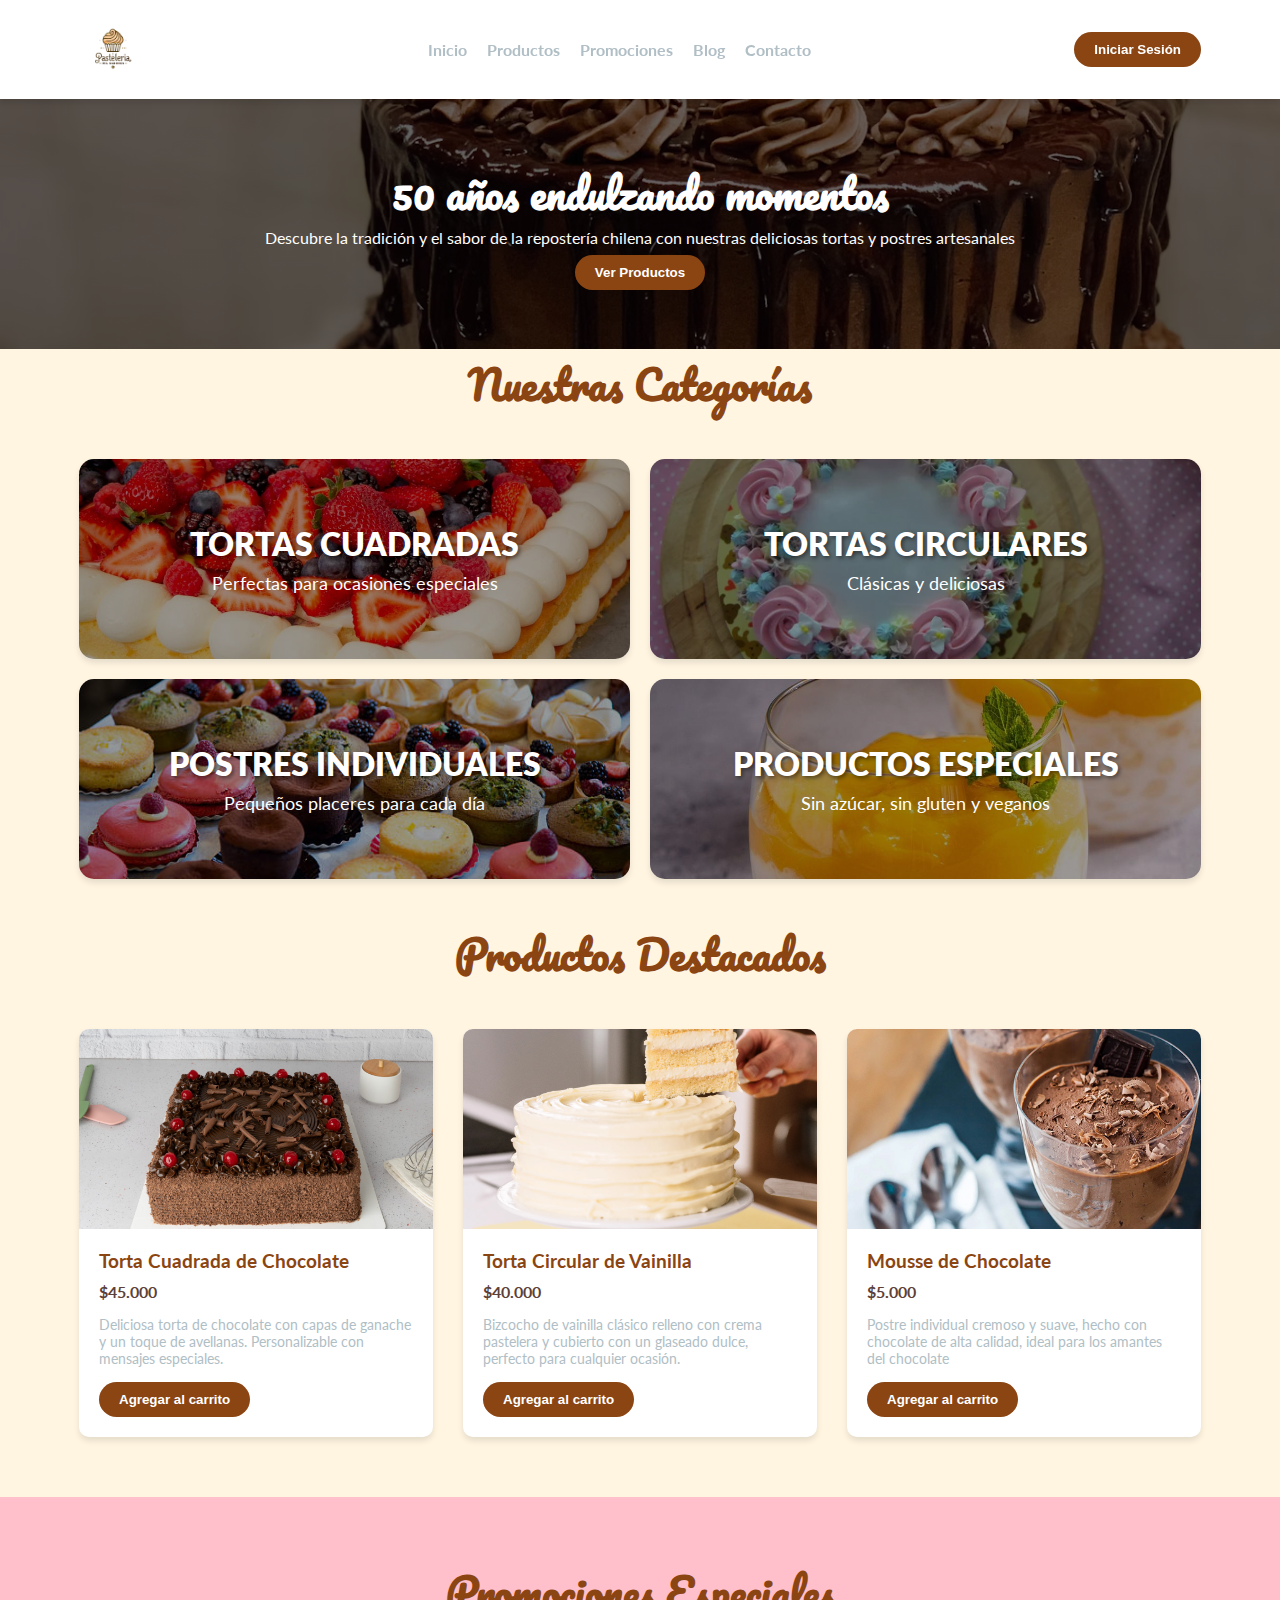
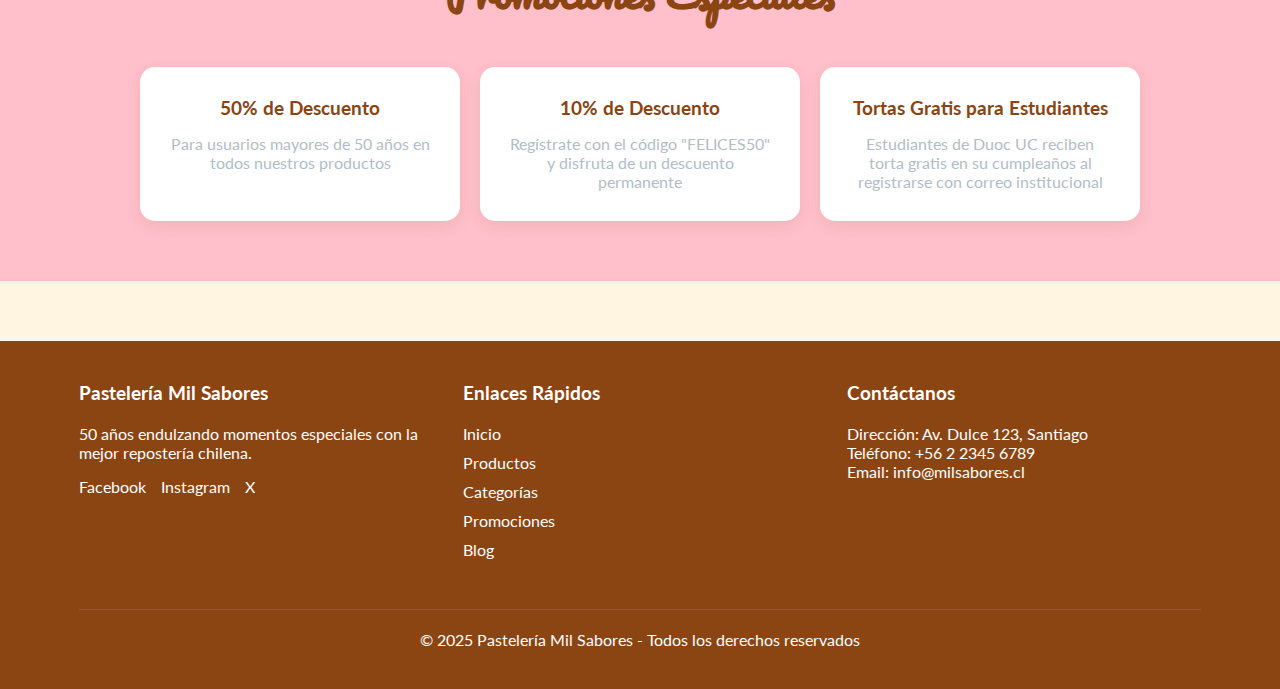
<file: Mil Sabores/index.html>
<!DOCTYPE html>
<html lang="es">
<head>
    <meta charset="UTF-8">
    <meta name="viewport" content="width=device-width, initial-scale=1.0">
    <link rel="stylesheet" href="style.css">
    <title>Mil Sabores</title>
</head>
<body>
    <header>
        <div class="container">
            <div class="header-content">
                <div class="logo">
                    <img src="imagenes/logo.png" alt="Logo Pasteleria Mil Sabores">
                </div>
                <nav>
                    <a href="#">Inicio</a>
                    <a href="#">Productos</a>
                    <a href="#">Promociones</a>
                    <a href="#">Blog</a>
                    <a href="#">Contacto</a>
                </nav>
                <div class="btn-sesion">
                    <button>Iniciar Sesión</button>
                </div>
            </div>
        </div>
    </header>
    <section class="banner">
        <div class="banner-content">
            <h1>50 años endulzando momentos</h1>
            <p>Descubre la tradición y el sabor de la repostería chilena con nuestras deliciosas tortas y postres artesanales</p>
            <div class="btn-productos">
                <button>Ver Productos</button>
            </div>
        </div>
    </section>
    <section class="container">
        <h2 class="titulo-seccion">Nuestras Categorías</h2>
        <div class="categorias-grid">
            <div class="categoria-card tortas-cuadradas">
                <h3>TORTAS CUADRADAS</h3>
                <p>Perfectas para ocasiones especiales</p>
            </div>
            <div class="categoria-card tortas-circulares">
                <h3>TORTAS CIRCULARES</h3>
                <p>Clásicas y deliciosas</p>
            </div>
            <div class="categoria-card postres">
                <h3>POSTRES INDIVIDUALES</h3>
                <p>Pequeños placeres para cada día</p>
            </div>
            <div class="categoria-card especial">
                <h3>PRODUCTOS ESPECIALES</h3>
                <p>Sin azúcar, sin gluten y veganos</p>
            </div>
        </div>
    </section>
    <section class="container">
        <h2 class="titulo-seccion">Productos Destacados</h2>
        <div class="productos-grid">
            <div class="producto-card">
                <div class="producto-img" style="background-image: url(imagenes/torta\ chocolate.webp);"></div>
                <div class="info">
                    <h3 class="titulo-producto">Torta Cuadrada de Chocolate</h3>
                    <p class="precio">$45.000</p>
                    <p class="descripcion">Deliciosa torta de chocolate con capas de ganache y un toque de avellanas. Personalizable con mensajes especiales.</p>
                    <button class="carrito">Agregar al carrito</button>
                </div>
            </div>
            <div class="producto-card">
                <div class="producto-img" style="background-image: url(imagenes/torta\ vainilla.webp);"></div>
                <div class="info">
                    <h3 class="titulo-producto">Torta Circular de Vainilla</h3>
                    <p class="precio">$40.000</p>
                    <p class="descripcion">Bizcocho de vainilla clásico relleno con crema pastelera y cubierto con un glaseado dulce, perfecto para cualquier ocasión.</p>
                    <button class="carrito">Agregar al carrito</button>
                </div>
            </div>
            <div class="producto-card">
                <div class="producto-img" style="background-image: url(imagenes/mousse.jpg);"></div>
                <div class="info">
                    <h3 class="titulo-producto">Mousse de Chocolate</h3>
                    <p class="precio">$5.000</p>
                    <p class="descripcion">Postre individual cremoso y suave, hecho con chocolate de alta calidad, ideal para los amantes del chocolate </p>
                    <button class="carrito">Agregar al carrito</button>
                </div>
            </div>
        </div>
    </section>
    <section class="promociones">
        <section class="container">
            <h2 class="titulo-seccion">Promociones Especiales</h2>
            <div class="promociones-cards">
                <div class="promocion-card">
                    <h3>50% de Descuento</h3>
                    <p>Para usuarios mayores de 50 años en todos nuestros productos</p>
                </div>
                <div class="promocion-card">
                    <h3>10% de Descuento</h3>
                    <p>Regístrate con el código "FELICES50" y disfruta de un descuento permanente</p>
                </div>
                <div class="promocion-card">
                    <h3>Tortas Gratis para Estudiantes</h3>
                    <p>Estudiantes de Duoc UC reciben torta gratis en su cumpleaños al registrarse con correo institucional</p>
                </div>
            </div>
        </section>
    </section>
    <footer>
        <div class="container">
            <div class="footer-content">
                <div class="footer-section">
                    <h3>Pastelería Mil Sabores</h3>
                    <p>50 años endulzando momentos especiales con la mejor repostería chilena.</p>
                    <div class="social-icons">
                        <a href="#">Facebook</a>
                        <a href="#">Instagram</a>
                        <a href="#">X</a>
                    </div>
                </div>
                <div class="footer-section">
                    <h3>Enlaces Rápidos</h3>
                    <ul>
                        <li><a href="#">Inicio</a></li>
                        <li><a href="#">Productos</a></li>
                        <li><a href="#">Categorías</a></li>
                        <li><a href="#">Promociones</a></li>
                        <li><a href="#">Blog</a></li>
                    </ul>
                </div>
                <div class="footer-section">
                    <h3>Contáctanos</h3>
                    <p>Dirección: Av. Dulce 123, Santiago</p>
                    <p>Teléfono: +56 2 2345 6789</p>
                    <p>Email: info@milsabores.cl</p>
                </div>
            </div>
            <div class="copyright">
                <p>&copy; 2025 Pastelería Mil Sabores - Todos los derechos reservados</p>
            </div>
        </div>
    </footer>
</body>
</html>
</file>
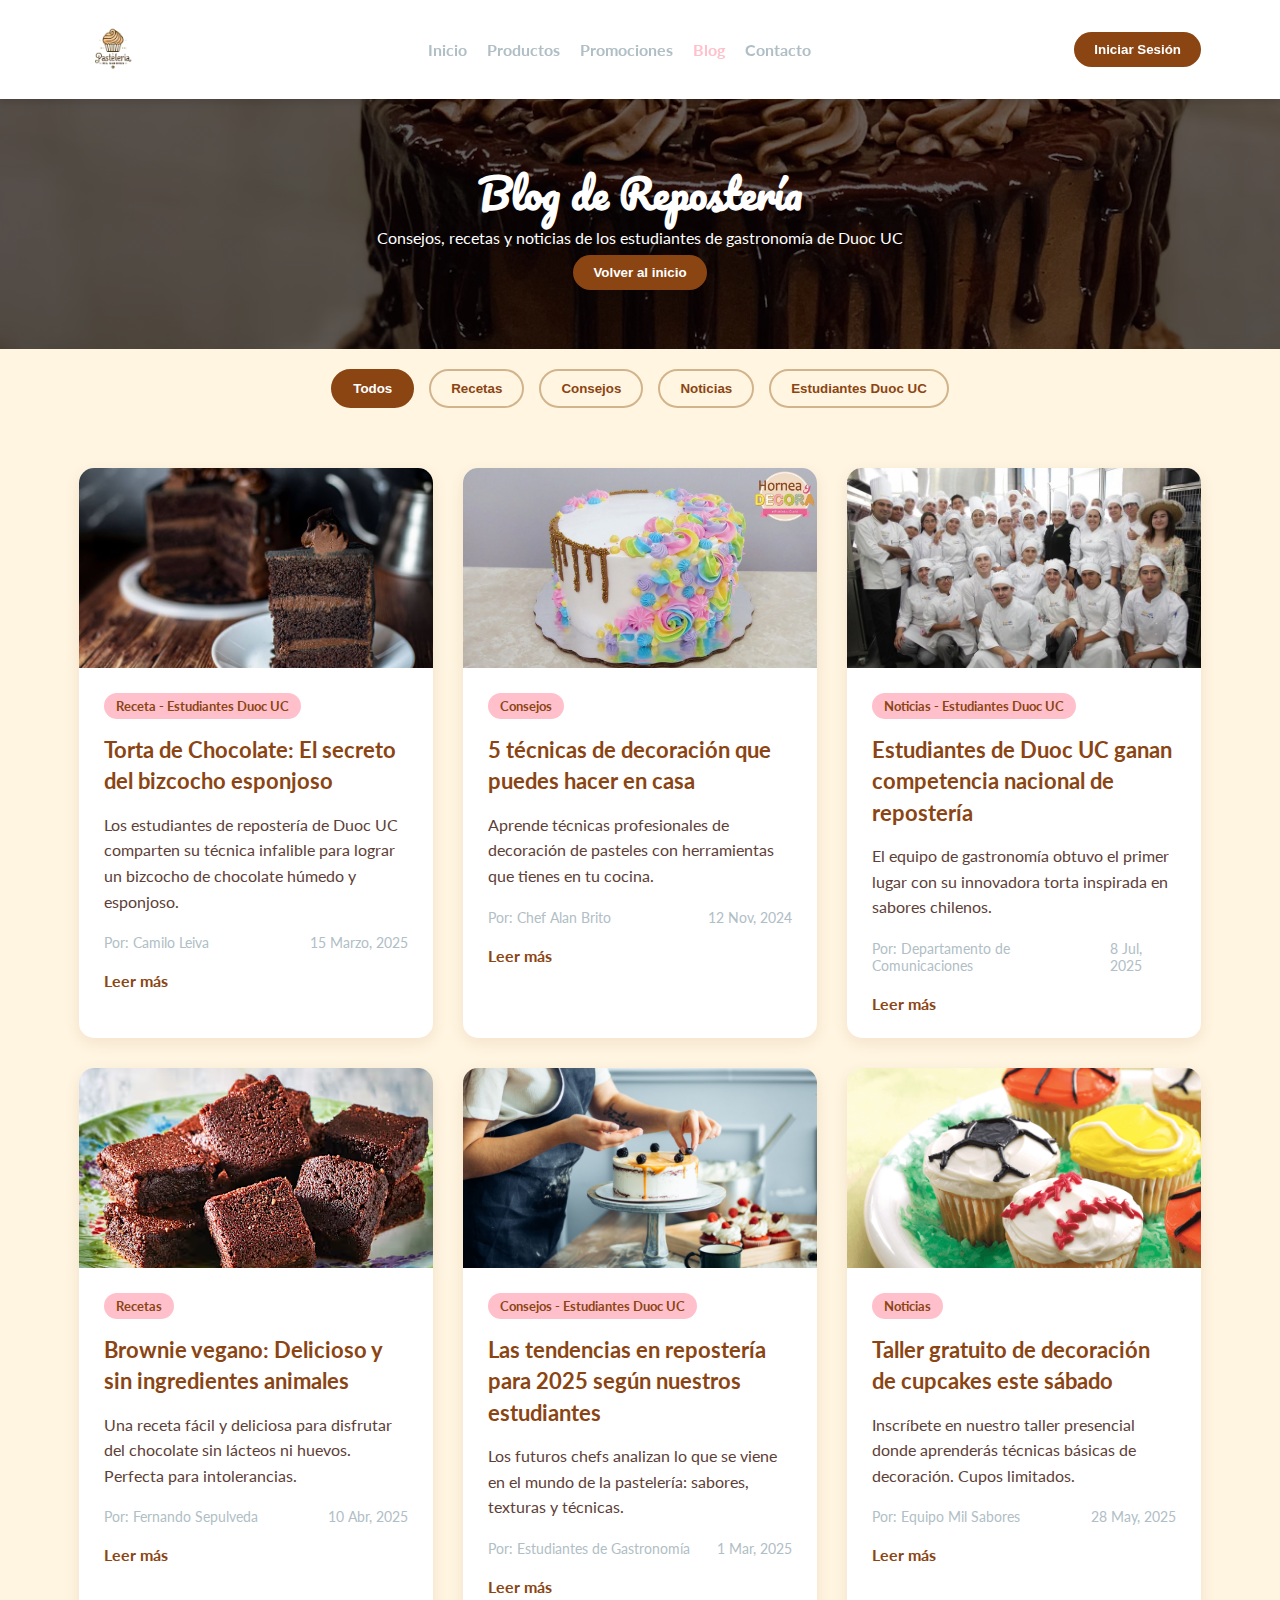
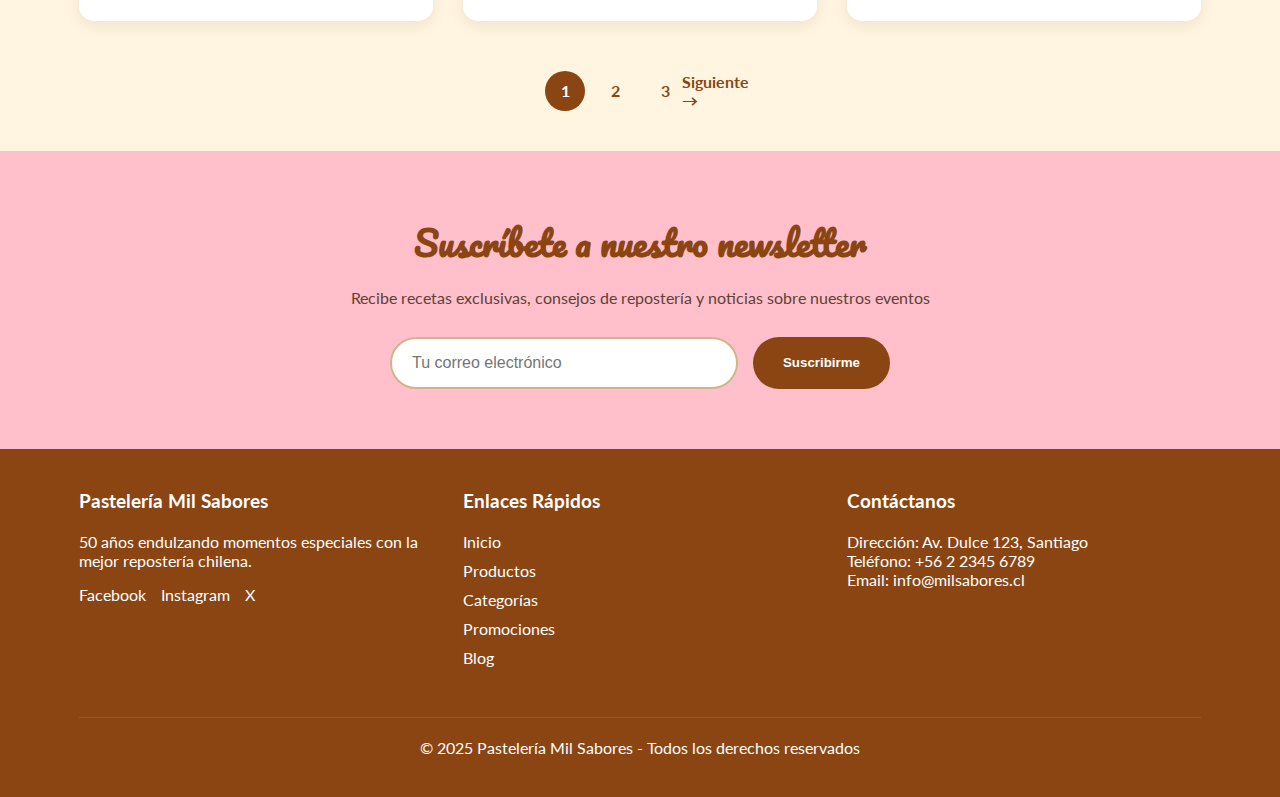
<file: Mil Sabores/blog.html>
<!DOCTYPE html>
<html lang="es">
<head>
    <meta charset="UTF-8">
    <meta name="viewport" content="width=device-width, initial-scale=1.0">
    <link rel="stylesheet" href="style.css">
    <title>Blog - Pastelería Mil Sabores</title>
</head>
<body>
    <header>
        <div class="container">
            <div class="header-content">
                <div class="logo">
                    <img src="imagenes/logo.png" alt="Logo Pasteleria Mil Sabores">
                </div>
                <nav>
                    <a href="index.html">Inicio</a>
                    <a href="productos.html">Productos</a>
                    <a href="promociones.html">Promociones</a>
                    <a href="blog.html" class="active">Blog</a>
                    <a href="contacto.html">Contacto</a>
                </nav>
                <div class="btn-sesion">
                    <a href="inicio_sesion.html">
                    <button>Iniciar Sesión</button>
                    </a>
                </div>
            </div>
        </div>
    </header>

    <section class="banner">
        <div class="banner-content">
            <h1>Blog de Repostería</h1>
            <p>Consejos, recetas y noticias de los estudiantes de gastronomía de Duoc UC</p>
            <div class="btn-productos">
                <a href="index.html">
                    <button>Volver al inicio</button>
                </a>
            </div>
        </div>
    </section>

    <section class="container">
        <div class="blog-filters">
            <button class="filter-btn active" data-filter="all">Todos</button>
            <button class="filter-btn" data-filter="recetas">Recetas</button>
            <button class="filter-btn" data-filter="consejos">Consejos</button>
            <button class="filter-btn" data-filter="noticias">Noticias</button>
            <button class="filter-btn" data-filter="estudiantes">Estudiantes Duoc UC</button>
        </div>

        <div class="blog-grid">
            <article class="blog-card" data-category="recetas estudiantes">
                <div class="blog-image receta-torta-chocolate"></div>
                <div class="blog-content">
                    <span class="blog-category">Receta - Estudiantes Duoc UC</span>
                    <h3>Torta de Chocolate: El secreto del bizcocho esponjoso</h3>
                    <p class="blog-excerpt">Los estudiantes de repostería de Duoc UC comparten su técnica infalible para lograr un bizcocho de chocolate húmedo y esponjoso.</p>
                    <div class="blog-meta">
                        <span class="blog-author">Por: Camilo Leiva</span>
                        <span class="blog-date">15 Marzo, 2025</span>
                    </div>
                    <a href="#" class="blog-read-more">Leer más</a>
                </div>
            </article>

            <article class="blog-card" data-category="consejos">
                <div class="blog-image consejo-decoracion"></div>
                <div class="blog-content">
                    <span class="blog-category">Consejos</span>
                    <h3>5 técnicas de decoración que puedes hacer en casa</h3>
                    <p class="blog-excerpt">Aprende técnicas profesionales de decoración de pasteles con herramientas que tienes en tu cocina.</p>
                    <div class="blog-meta">
                        <span class="blog-author">Por: Chef Alan Brito</span>
                        <span class="blog-date">12 Nov, 2024</span>
                    </div>
                    <a href="#" class="blog-read-more">Leer más</a>
                </div>
            </article>

            <article class="blog-card" data-category="noticias estudiantes">
                <div class="blog-image competencia-reposteria"></div>
                <div class="blog-content">
                    <span class="blog-category">Noticias - Estudiantes Duoc UC</span>
                    <h3>Estudiantes de Duoc UC ganan competencia nacional de repostería</h3>
                    <p class="blog-excerpt">El equipo de gastronomía obtuvo el primer lugar con su innovadora torta inspirada en sabores chilenos.</p>
                    <div class="blog-meta">
                        <span class="blog-author">Por: Departamento de Comunicaciones</span>
                        <span class="blog-date">8 Jul, 2025</span>
                    </div>
                    <a href="#" class="blog-read-more">Leer más</a>
                </div>
            </article>

            <article class="blog-card" data-category="recetas">
                <div class="blog-image receta-vegana"></div>
                <div class="blog-content">
                    <span class="blog-category">Recetas</span>
                    <h3>Brownie vegano: Delicioso y sin ingredientes animales</h3>
                    <p class="blog-excerpt">Una receta fácil y deliciosa para disfrutar del chocolate sin lácteos ni huevos. Perfecta para intolerancias.</p>
                    <div class="blog-meta">
                        <span class="blog-author">Por: Fernando Sepulveda</span>
                        <span class="blog-date">10 Abr, 2025</span>
                    </div>
                    <a href="#" class="blog-read-more">Leer más</a>
                </div>
            </article>

            <article class="blog-card" data-category="consejos estudiantes">
                <div class="blog-image tendencias-reposteria"></div>
                <div class="blog-content">
                    <span class="blog-category">Consejos - Estudiantes Duoc UC</span>
                    <h3>Las tendencias en repostería para 2025 según nuestros estudiantes</h3>
                    <p class="blog-excerpt">Los futuros chefs analizan lo que se viene en el mundo de la pastelería: sabores, texturas y técnicas.</p>
                    <div class="blog-meta">
                        <span class="blog-author">Por: Estudiantes de Gastronomía</span>
                        <span class="blog-date">1 Mar, 2025</span>
                    </div>
                    <a href="#" class="blog-read-more">Leer más</a>
                </div>
            </article>

            <article class="blog-card" data-category="noticias">
                <div class="blog-image evento-taller"></div>
                <div class="blog-content">
                    <span class="blog-category">Noticias</span>
                    <h3>Taller gratuito de decoración de cupcakes este sábado</h3>
                    <p class="blog-excerpt">Inscríbete en nuestro taller presencial donde aprenderás técnicas básicas de decoración. Cupos limitados.</p>
                    <div class="blog-meta">
                        <span class="blog-author">Por: Equipo Mil Sabores</span>
                        <span class="blog-date">28 May, 2025</span>
                    </div>
                    <a href="#" class="blog-read-more">Leer más</a>
                </div>
            </article>
        </div>

        <div class="pagination">
            <a href="#" class="page-link active">1</a>
            <a href="#" class="page-link">2</a>
            <a href="#" class="page-link">3</a>
            <a href="#" class="page-link">Siguiente →</a>
        </div>

    </section>

    <section class="newsletter">
        <div class="container">
            <div class="newsletter-content">
                <h2>Suscríbete a nuestro newsletter</h2>
                <p>Recibe recetas exclusivas, consejos de repostería y noticias sobre nuestros eventos</p>
                <form class="newsletter-form">
                    <input type="email" placeholder="Tu correo electrónico" required>
                    <button type="submit">Suscribirme</button>
                </form>
            </div>
        </div>
    </section>

    <footer>
        <div class="container">
            <div class="footer-content">
                <div class="footer-section">
                    <h3>Pastelería Mil Sabores</h3>
                    <p>50 años endulzando momentos especiales con la mejor repostería chilena.</p>
                    <div class="social-icons">
                        <a href="#">Facebook</a>
                        <a href="#">Instagram</a>
                        <a href="#">X</a>
                    </div>
                </div>
                <div class="footer-section">
                    <h3>Enlaces Rápidos</h3>
                    <ul>
                        <li><a href="index.html">Inicio</a></li>
                        <li><a href="productos.html">Productos</a></li>
                        <li><a href="#">Categorías</a></li>
                        <li><a href="promociones.html">Promociones</a></li>
                        <li><a href="blog.html">Blog</a></li>
                    </ul>
                </div>
                <div class="footer-section">
                    <h3>Contáctanos</h3>
                    <p>Dirección: Av. Dulce 123, Santiago</p>
                    <p>Teléfono: +56 2 2345 6789</p>
                    <p>Email: info@milsabores.cl</p>
                </div>
            </div>
            <div class="copyright">
                <p>&copy; 2025 Pastelería Mil Sabores - Todos los derechos reservados</p>
            </div>
        </div>
    </footer>

    <script src="blog_functions.js"></script>
</body>
</html>
</file>
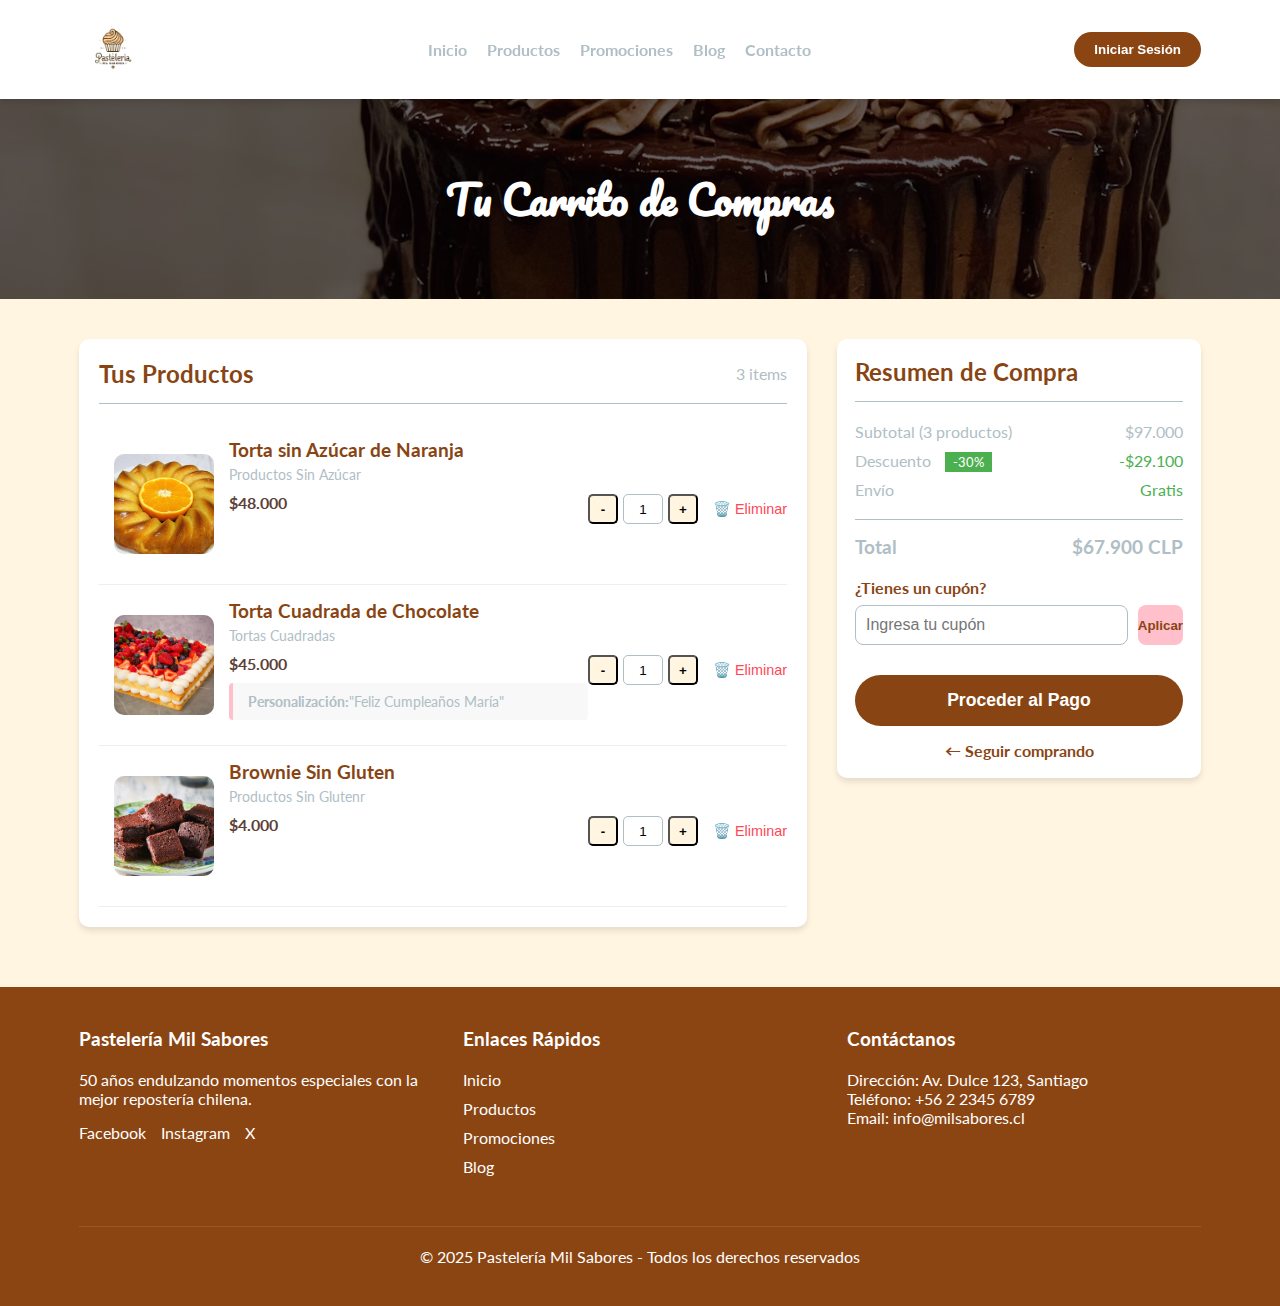
<file: Mil Sabores/carrito.html>
<!DOCTYPE html>
<html lang="es">

<head>
    <meta charset="UTF-8">
    <meta name="viewport" content="width=device-width, initial-scale=1.0">
    <title>Carrito De Compras - Pasteleria Mil Sabores</title>
    <link rel="stylesheet" href="style.css">
</head>

<body>
    <header>
        <div class="container">
            <div class="header-content">
                <div class="logo">
                    <img src="imagenes/logo.png" alt="Logo Pasteleria Mil Sabores">
                </div>
                <nav>
                    <a href="index.html">Inicio</a>
                    <a href="productos.html">Productos</a>
                    <a href="promociones.html">Promociones</a>
                    <a href="blog.html">Blog</a>
                    <a href="contacto.html">Contacto</a>
                </nav>
                <div class="btn-sesion">
                    <a href="inicio_sesion.html">
                    <button>Iniciar Sesión</button>
                    </a>
                </div>
            </div>
        </div>
    </header>
    <main>
        <section class="banner-carrito">
            <div>
                <h1>Tu Carrito de Compras</h1>
            </div>
        </section>
        <div class="container">
            <div class="carrito-container">
                <div class="carrito-items">
                    <div class="carrito-header">
                        <h2 class="titulo-carrito">Tus Productos</h2>
                        <span>3 items</span>
                    </div>
                    <div class="carrito-item">
                        <div class="img-item">
                            <img src="imagenes/torta naranja.jpg" alt="Torta de naranja">
                        </div>
                        <div class="desc-item">
                            <h3 class="nombre-item">Torta sin Azúcar de Naranja</h3>
                            <div class="categoria-item">
                                <p>Productos Sin Azúcar</p>
                            </div>
                            <div class="precio-item">$48.000</div>
                        </div>
                        <div class="carrito-acciones">
                            <div class="cantidad">
                                <button class="btn-cantidad">-</button>
                                <input type="text" class="ipt-cantidad" value="1">
                                <button class="btn-cantidad">+</button>
                            </div>
                            <button class="btn-eliminar">🗑️ Eliminar</button>
                        </div>
                    </div>
                    <div class="carrito-item">
                        <div class="img-item">
                            <img src="imagenes/torta cuadrada.jpg" alt="Torta cuadrada de chocolate">
                        </div>
                        <div class="desc-item">
                            <h3 class="nombre-item">Torta Cuadrada de Chocolate</h3>
                            <div class="categoria-item">
                                <p>Tortas Cuadradas</p>
                            </div>
                            <div class="precio-item">$45.000</div>
                            <div class="personalizar-item">
                                <p><strong>Personalización:</strong>"Feliz Cumpleaños María"</p>
                            </div>
                        </div>
                        <div class="carrito-acciones">
                            <div class="cantidad">
                                <button class="btn-cantidad">-</button>
                                <input type="text" class="ipt-cantidad" value="1">
                                <button class="btn-cantidad">+</button>
                            </div>
                            <button class="btn-eliminar">🗑️ Eliminar</button>
                        </div>
                    </div>
                    <div class="carrito-item">
                        <div class="img-item">
                            <img src="imagenes/brownie.avif" alt="Brownie de Chocolate">
                        </div>
                        <div class="desc-item">
                            <h3 class="nombre-item">Brownie Sin Gluten</h3>
                            <div class="categoria-item">
                                <p>Productos Sin Glutenr</p>
                            </div>
                            <div class="precio-item">$4.000</div>
                        </div>
                        <div class="carrito-acciones">
                            <div class="cantidad">
                                <button class="btn-cantidad">-</button>
                                <input type="text" class="ipt-cantidad" value="1">
                                <button class="btn-cantidad">+</button>
                            </div>
                            <button class="btn-eliminar">🗑️ Eliminar</button>
                        </div>
                    </div>
                </div>
                <div class="carrito-resumen">
                    <h2 class="resumen-titulo">Resumen de Compra</h2>

                    <div class="resumen-item">
                        <span>Subtotal (3 productos)</span>
                        <span>$97.000</span>
                    </div>

                    <div class="resumen-item">
                        <span>Descuento <span class="descuento">-30%</span></span>
                        <span style="color:#4CAF50;">-$29.100</span>
                    </div>
                    <div class="resumen-item">
                        <span>Envío</span>
                        <span style="color: #4CAF50;">Gratis</span>
                    </div>
                    <div class="resumen-total">
                        <span>Total</span>
                        <span>$67.900 CLP</span>
                    </div>
                    <div class="cupon-descuento">
                        <label for="cupon">¿Tienes un cupón?</label>
                        <div class="cupon-input">
                            <input type="text" id="cupon" placeholder="Ingresa tu cupón">
                            <button class="btn-cupon">Aplicar</button>
                        </div>
                    </div>
                    <button class="btn-pago">Proceder al Pago</button>
                    <a href="productos.html" class="continuar-compra">← Seguir comprando</a>
                </div>
            </div>
        </div>
    </main>
    <footer>
        <div class="container">
            <div class="footer-content">
                <div class="footer-section">
                    <h3>Pastelería Mil Sabores</h3>
                    <p>50 años endulzando momentos especiales con la mejor repostería chilena.</p>
                    <div class="social-icons">
                        <a href="#">Facebook</a>
                        <a href="#">Instagram</a>
                        <a href="#">X</a>
                    </div>
                </div>
                <div class="footer-section">
                    <h3>Enlaces Rápidos</h3>
                    <ul>
                        <li><a href="index.html">Inicio</a></li>
                        <li><a href="productos.html">Productos</a></li>
                        <li><a href="promociones.html">Promociones</a></li>
                        <li><a href="blog.html">Blog</a></li>
                    </ul>
                </div>
                <div class="footer-section">
                    <h3>Contáctanos</h3>
                    <p>Dirección: Av. Dulce 123, Santiago</p>
                    <p>Teléfono: +56 2 2345 6789</p>
                    <p>Email: info@milsabores.cl</p>
                </div>
            </div>
            <div class="copyright">
                <p>&copy; 2025 Pastelería Mil Sabores - Todos los derechos reservados</p>
            </div>
        </div>
    </footer>
</body>
</html>
</file>
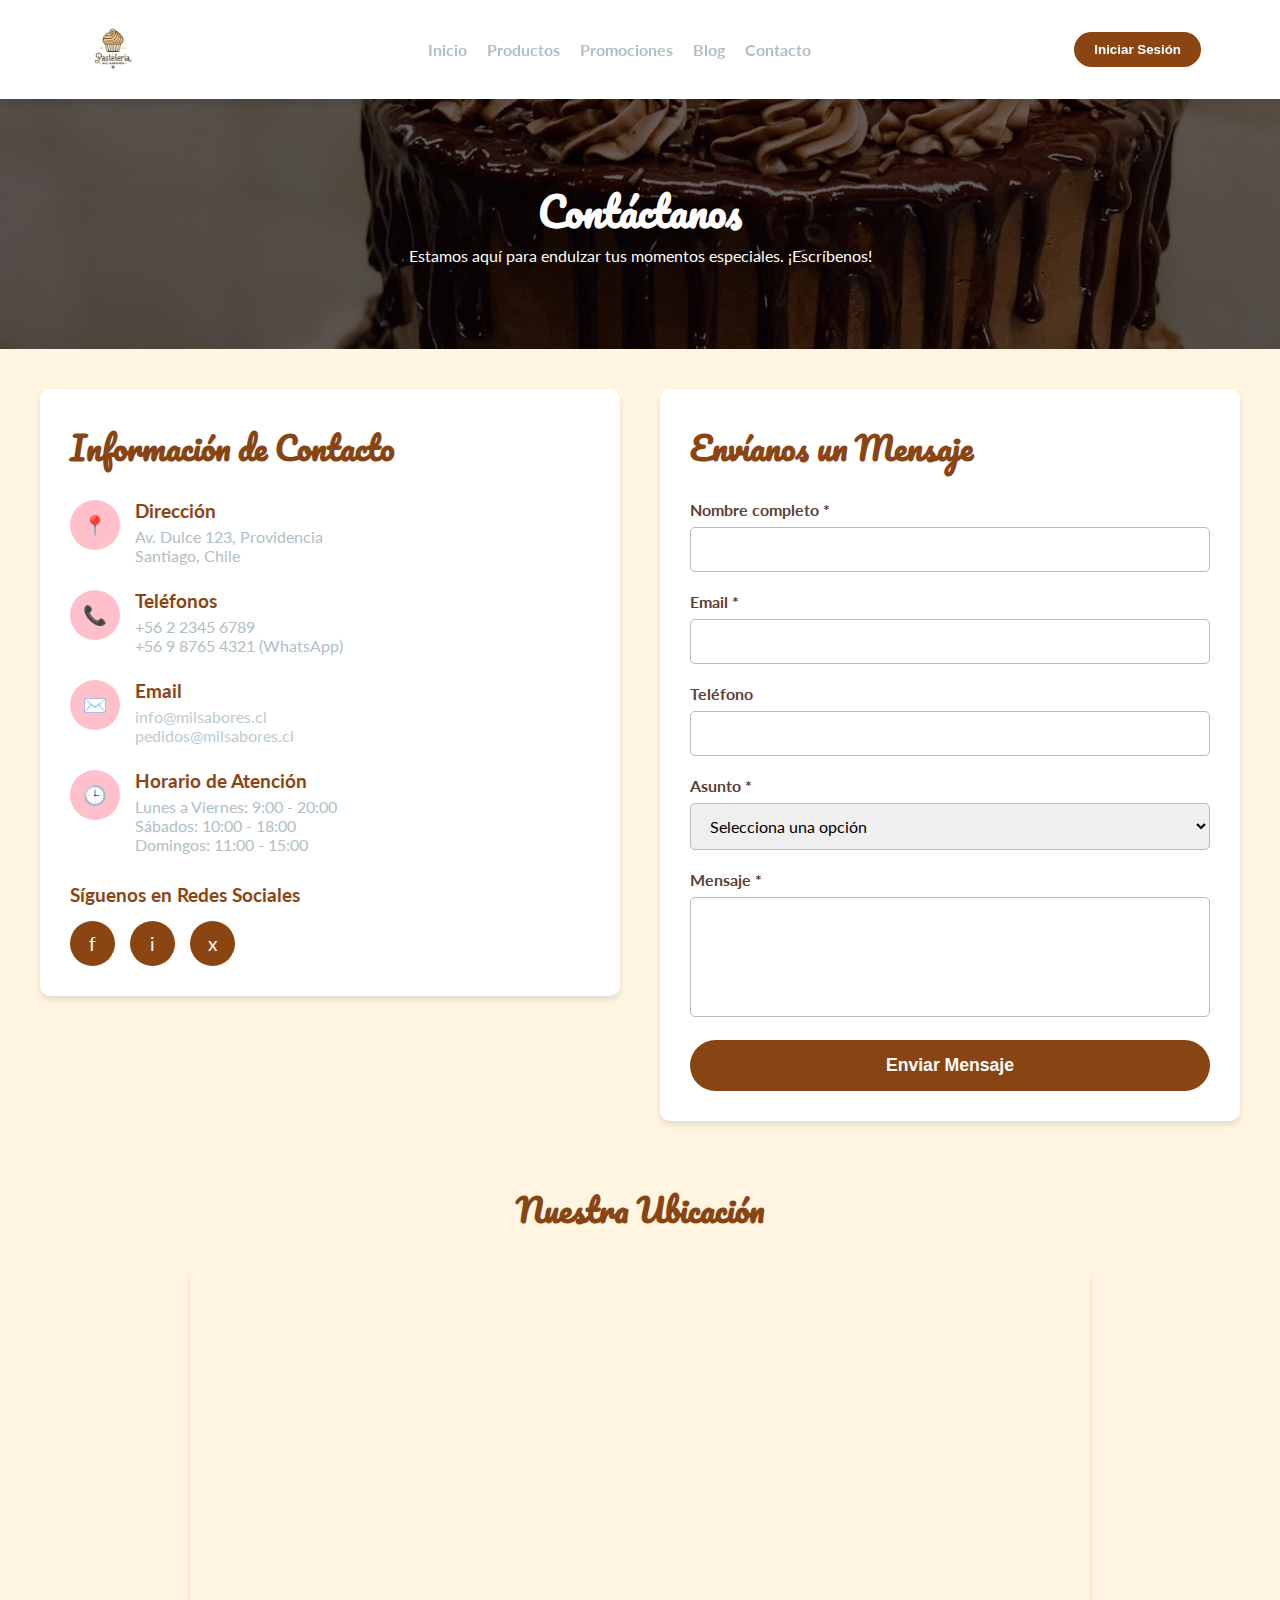
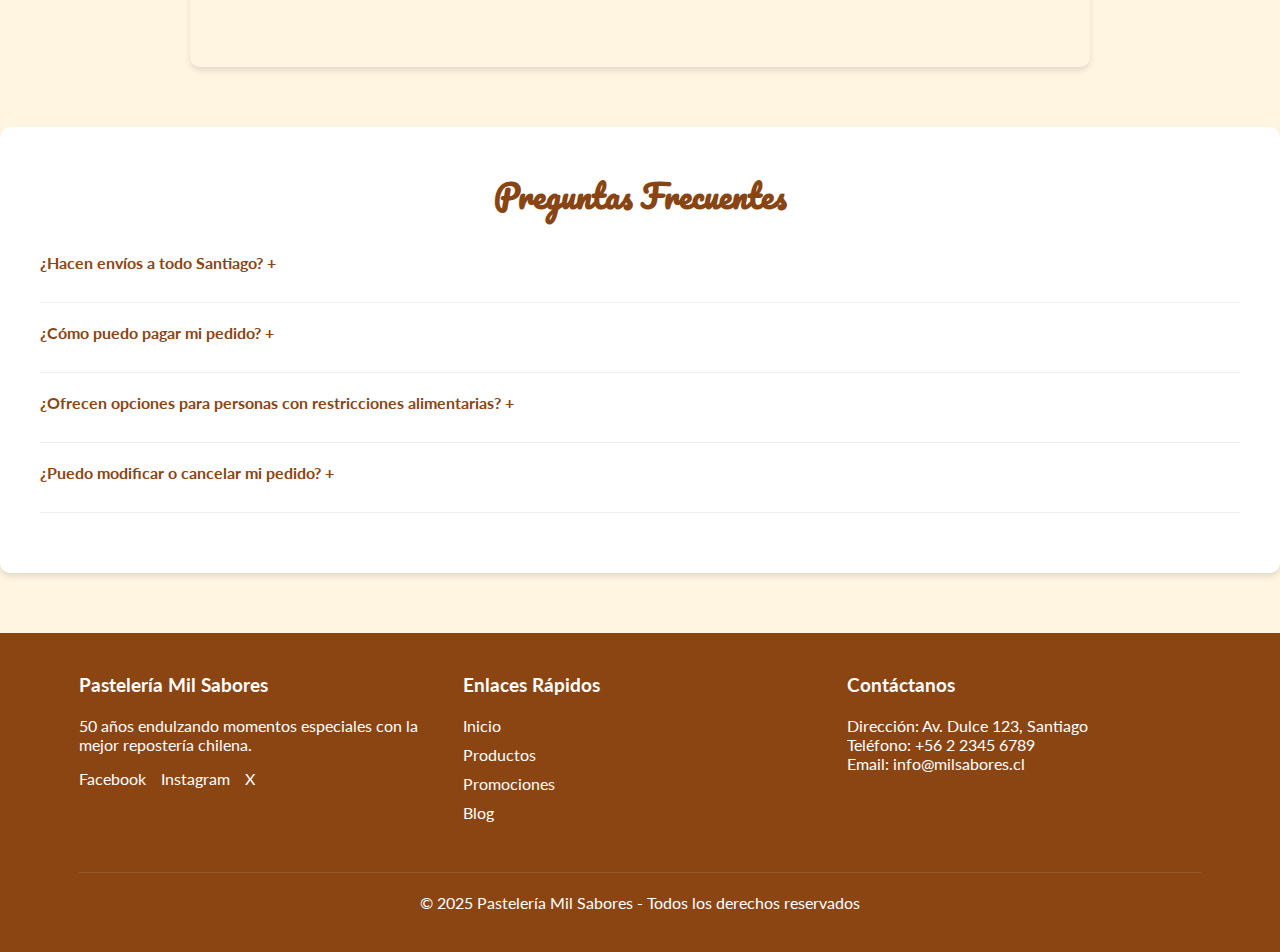
<file: Mil Sabores/contacto.html>
<!DOCTYPE html>
<html lang="es">
<head>
    <meta charset="UTF-8">
    <meta name="viewport" content="width=device-width, initial-scale=1.0">
    <link rel="stylesheet" href="style.css">
    <title>Contacto - Pasteleria Mil Sabores</title>
</head>
<body>
    <header>
        <div class="container">
            <div class="header-content">
                <div class="logo">
                    <img src="imagenes/logo.png" alt="Logo Pasteleria Mil Sabores">
                </div>
                <nav>
                    <a href="index.html">Inicio</a>
                    <a href="productos.html">Productos</a>
                    <a href="promociones.html">Promociones</a>
                    <a href="blog.html">Blog</a>
                    <a href="contacto.html">Contacto</a>
                </nav>
                <div class="btn-sesion">
                    <a href="inicio_sesion.html">
                    <button>Iniciar Sesión</button>
                    </a>
                </div>
            </div>
        </div>
    </header>
    <section class="banner">
        <div>
            <h1>Contáctanos</h1>
            <p>Estamos aquí para endulzar tus momentos especiales. ¡Escríbenos!</p>
        </div>
    </section>
    <div class="cotainer">
        <div class="contacto-container">
            <div class="info-contacto">
                <h2>Información de Contacto</h2>
                <div class="info-item">
                    <div class="info-icono">📍</div>
                    <div class="info-contenido">
                        <h3>Dirección</h3>
                        <p>Av. Dulce 123, Providencia <br>Santiago, Chile</p>
                    </div>
                </div>
                <div class="info-item">
                    <div class="info-icono">📞</div>
                    <div class="info-contenido">
                        <h3>Teléfonos</h3>
                        <p>+56 2 2345 6789 <br>+56 9 8765 4321 (WhatsApp)</p>
                    </div>
                </div>
                <div class="info-item">
                    <div class="info-icono">✉️</div>
                    <div class="info-contenido">
                        <h3>Email</h3>
                        <p><a href="mailto:info@milsabores.cl">info@milsabores.cl</a><br>
                        <a href="mailto:pepidos@milsabores.cl">pedidos@milsabores.cl</a></p>
                    </div>
                </div>
                <div class="info-item">
                    <div class="info-icono">🕒</div>
                    <div class="info-contenido">
                        <h3>Horario de Atención</h3>
                        <p>Lunes a Viernes: 9:00 - 20:00 <br>Sábados: 10:00 - 18:00 <br>Domingos: 11:00 - 15:00</p>
                    </div>
                </div>
                <div class="redes-sociales">
                    <h3>Síguenos en Redes Sociales</h3>
                    <div class="icono-redes">
                        <a href="#" title="Facebook">f</a>
                        <a href="#" title="Instagram">i</a>
                        <a href="#" title="X">x</a>
                    </div>
                </div>
            </div>
            <div class="form-contacto">
                <h2>Envíanos un Mensaje</h2>
                <form id="contactoForm">
                    <div class="form-row">
                        <label for="nombre">Nombre completo *</label>
                        <input type="text" id="nombre" name="nombre" required>
                    </div>
                    <div class="form-row">
                        <label for="email">Email *</label>
                        <input type="email" id="email" name="email" required>
                    </div>
                    <div class="form-row">
                        <label for="telefono">Teléfono</label>
                        <input type="tel" id="telefono" name="telefono">
                    </div>
                    <div class="form-row">
                        <label for="asunto">Asunto *</label>
                        <select name="asunto" id="asunto" required>
                            <option value="">Selecciona una opción</option>
                            <option value="pedido">Realizar pedido</option>
                            <option value="consulta">Consulta general</option>
                            <option value="perzonalizar">Personalización de productos</option>
                            <option value="cotizar">Cotización para eventos</option>
                            <option value="reclamo">Reclamo o sugerencia</option>
                            <option value="otros">Otros</option>
                        </select>
                    </div>
                    <div class="form-row">
                        <label for="mensaje">Mensaje *</label>
                        <textarea name="mensaje" id="mensaje" required></textarea>
                    </div>
                    <button type="submit" class="btn-submit">Enviar Mensaje</button>
                </form>
            </div>
        </div>
        <div class="mapa-seccion">
            <h2>Nuestra Ubicación</h2>
            <div class="mapa-container">
                <iframe src="https://www.google.com/maps/embed?pb=!1m18!1m12!1m3!1d3329.396036456866!2d-70.650725924239!3d-33.43783797366825!2m3!1f0!2f0!3f0!3m2!1i1024!2i768!4f13.1!3m3!1m2!1s0x9662c5a5e0e5dfc5%3A0x72c34e5d0f0b47c2!2sProvidencia%2C%20Regi%C3%B3n%20Metropolitana!5e0!3m2!1ses!2scl!4v1693500000000!5m2!1ses!2scl" allowfullscreen="" loading="lazy"></iframe>
            </div>
        </div>
        <div class="preguntas">
            <h2>Preguntas Frecuentes</h2>
            <div class="preguntas-item">
            <div class="pgta">
                ¿Hacen envíos a todo Santiago?
                <span>+</span>
            </div>
            <div class="respuesta">
                <p>Sí, realizamos envíos a toda la Región Metropolitana. Los envíos dentro de Providencia, Las Condes y Vitacura son gratuitos en compras superiores a $50.000. Para otras comunas, el costo de envío se calcula al momento de la compra.</p>
            </div>
        </div>
        <div class="preguntas-item">
            <div class="pgta">
                ¿Cómo puedo pagar mi pedido?
                <span>+</span>
            </div>
            <div class="respuesta">
                <p>Aceptamos múltiples métodos de pago: tarjetas de crédito/débito, transferencia bancaria, Webpay y efectivo al momento de la entrega.</p>
            </div>
        </div>
        <div class="preguntas-item">
            <div class="pgta">
                ¿Ofrecen opciones para personas con restricciones alimentarias?
                <span>+</span>
            </div>
            <div class="respuesta">
                <p>Sí, contamos con una variedad de productos sin azúcar, sin gluten y veganos. Especifica tus requerimientos al hacer el pedido y nos aseguraremos de prepararlo según tus necesidades.</p>
            </div>
        </div>
        <div class="preguntas-item">
            <div class="pgta">
                ¿Puedo modificar o cancelar mi pedido?
                <span>+</span>
            </div>
            <div class="respuesta">
                <p>Puedes modificar o cancelar tu pedido sin costo hasta 24 horas antes de la fecha de entrega programada. Después de ese plazo, podría aplicarse un cargo por cancelación.</p>
            </div>
        </div>
    </div>
</div>
    <footer>
        <div class="container">
            <div class="footer-content">
                <div class="footer-section">
                    <h3>Pastelería Mil Sabores</h3>
                    <p>50 años endulzando momentos especiales con la mejor repostería chilena.</p>
                    <div class="social-icons">
                        <a href="#">Facebook</a>
                        <a href="#">Instagram</a>
                        <a href="#">X</a>
                    </div>
                </div>
                <div class="footer-section">
                    <h3>Enlaces Rápidos</h3>
                    <ul>
                        <li><a href="index.html">Inicio</a></li>
                        <li><a href="productos.html">Productos</a></li>
                        <li><a href="#">Promociones</a></li>
                        <li><a href="blog.html">Blog</a></li>
                    </ul>
                </div>
                <div class="footer-section">
                    <h3>Contáctanos</h3>
                    <p>Dirección: Av. Dulce 123, Santiago</p>
                    <p>Teléfono: +56 2 2345 6789</p>
                    <p>Email: info@milsabores.cl</p>
                </div>
            </div>
            <div class="copyright">
                <p>&copy; 2025 Pastelería Mil Sabores - Todos los derechos reservados</p>
            </div>
        </div>
    </footer>
        

</body>
</html>
</file>
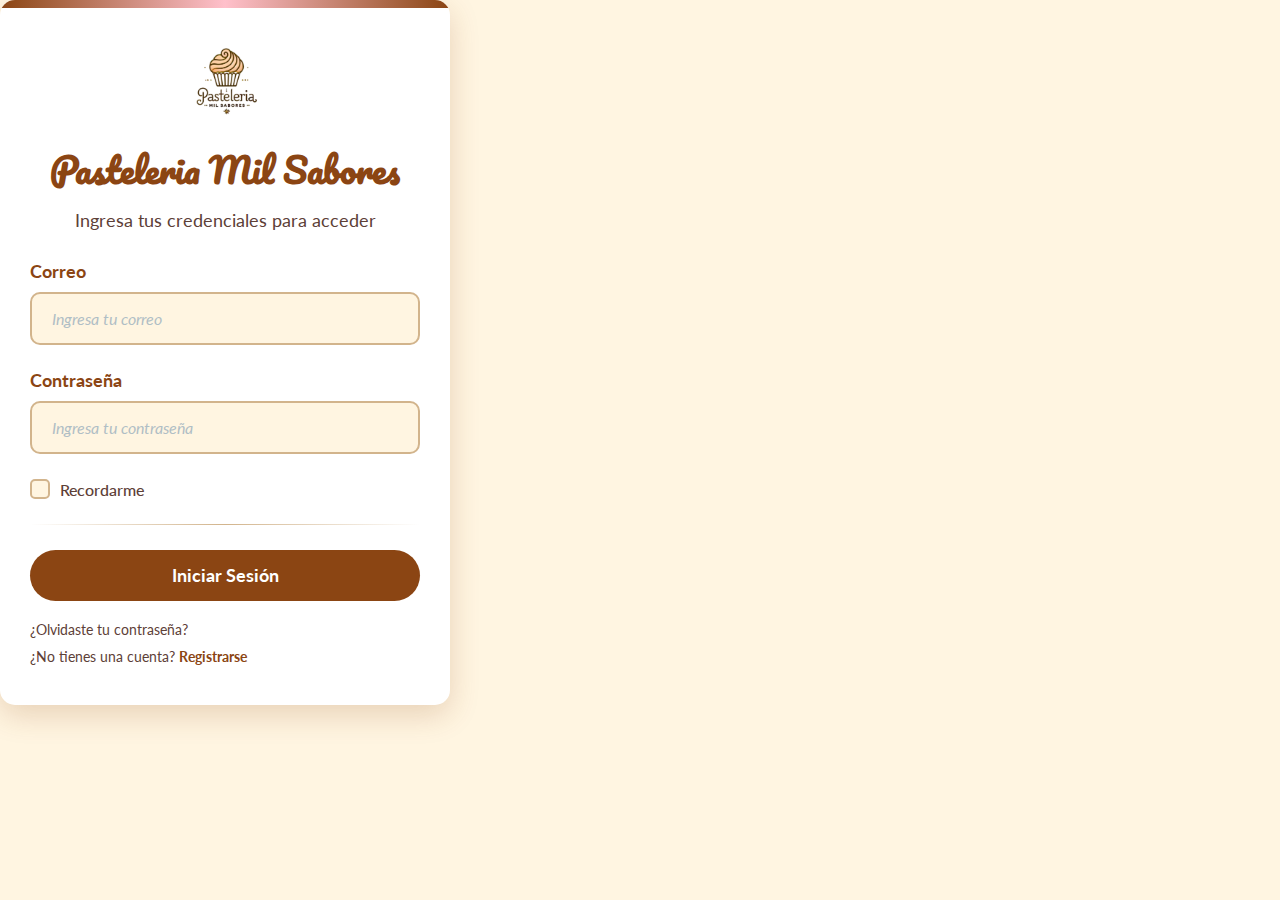
<file: Mil Sabores/inicio sesion.html>
<!DOCTYPE html>
<html lang="es">
<head>
    <meta charset="UTF-8">
    <meta name="viewport" content="width=device-width, initial-scale=1.0">
    <title>Iniciar Sesión - Pasteleria Mil Sabores</title>
    <link rel="stylesheet" href="style.css">
</head>
<body>
    <div class="login-container">
        <div class="login-header">
            <div class="logo">
                <img src="imagenes/logo.png" alt="Logo">
            </div>
            <h1>Pasteleria Mil Sabores</h1>
            <p>Ingresa tus credenciales para acceder</p>
        </div>

        <form class="login-form">
            <div class="form-group">
                <label for="email" class="form-label">Correo</label>
                <input type="email" id="email" placeholder="Ingresa tu correo" required>
            </div>

            <div class="form-group">
                <label for="password" class="form-label">Contraseña</label>
                <input type="password" id="password" placeholder="Ingresa tu contraseña" required>

            </div>
            <div class="form-options">
                <label class="checkbox-container">
                    <input type="checkbox" id="remember">
                    <span class="checkmark"></span>
                    Recordarme
                </label>
            </div>

            <div class="separator"></div>

            <button type="submit" class="login-btn">Iniciar Sesión</button>

            <div class="login-links">
                <a href="#">¿Olvidaste tu contraseña?</a>
                <a href="#">¿No tienes una cuenta? <strong>Registrarse</strong></a>
            </div>
        </form>
    </div>
</body>
</html>
</file>
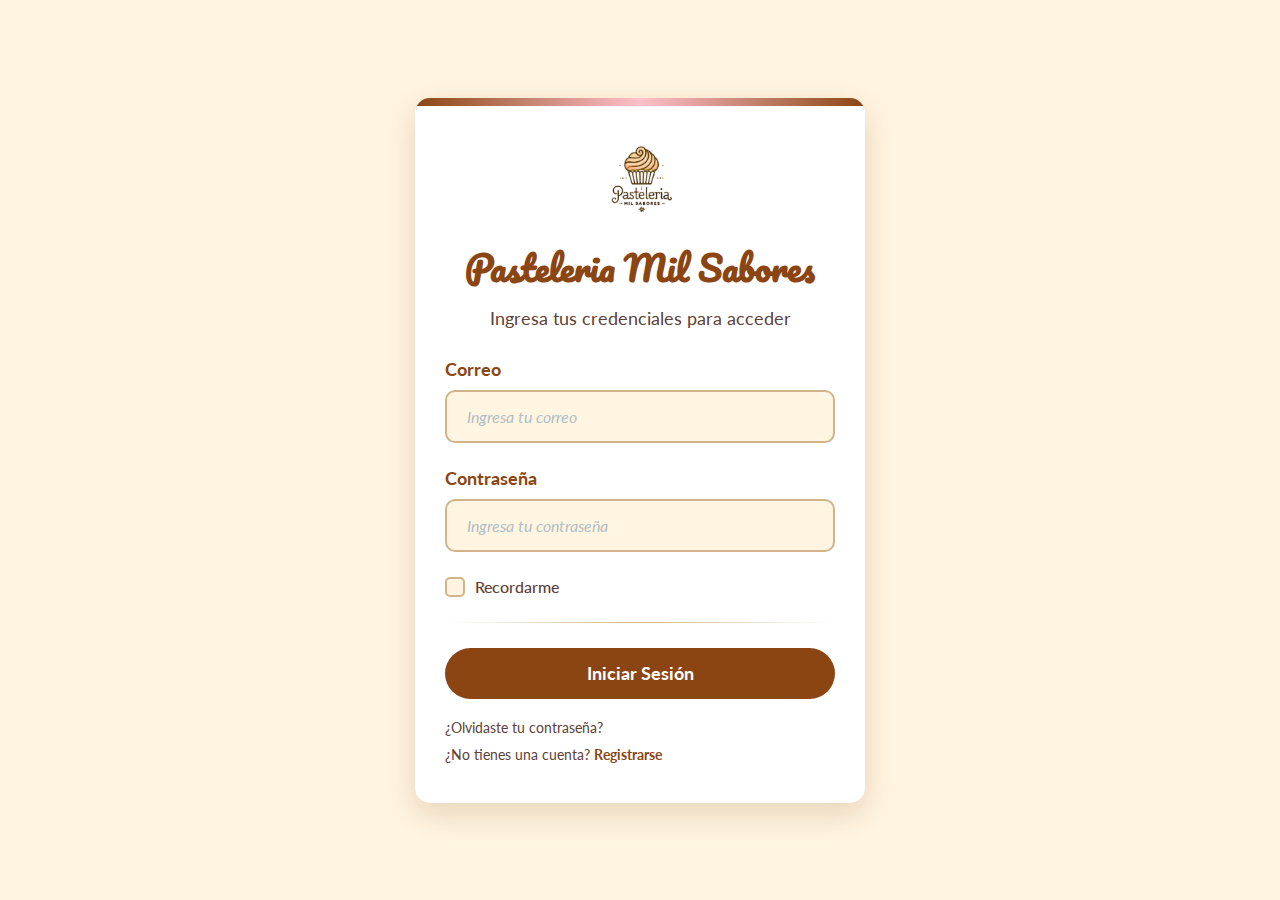
<file: Mil Sabores/inicio_sesion.html>
<!DOCTYPE html>
<html lang="es">
<head>
    <meta charset="UTF-8">
    <meta name="viewport" content="width=device-width, initial-scale=1.0">
    <title>Iniciar Sesión - Pasteleria Mil Sabores</title>
    <link rel="stylesheet" href="style.css">
</head>
<body>
    <div class="log-in">
        <div class="login-container">
            <div class="login-header">
                <div class="logo">
                    <img src="imagenes/logo.png" alt="Logo">
                </div>
                <h1>Pasteleria Mil Sabores</h1>
                <p>Ingresa tus credenciales para acceder</p>
            </div>

            <form class="login-form">
                <div class="form-group">
                    <label for="email" class="form-label">Correo</label>
                    <input type="email" id="email" placeholder="Ingresa tu correo" required>
                </div>

                <div class="form-group">
                    <label for="password" class="form-label">Contraseña</label>
                    <input type="password" id="password" placeholder="Ingresa tu contraseña" required>

                </div>
                <div class="form-options">
                    <label class="checkbox-container">
                        <input type="checkbox" id="remember">
                        <span class="checkmark"></span>
                        Recordarme
                    </label>
                </div>

                <div class="separator"></div>

                <button type="submit" class="login-btn">Iniciar Sesión</button>

                <div class="login-links">
                    <a href="#">¿Olvidaste tu contraseña?</a>
                    <a href="registrarse.html">¿No tienes una cuenta? <strong>Registrarse</strong></a>
                </div>
            </form>
        </div>
    </div>
</body>
</html>
</file>
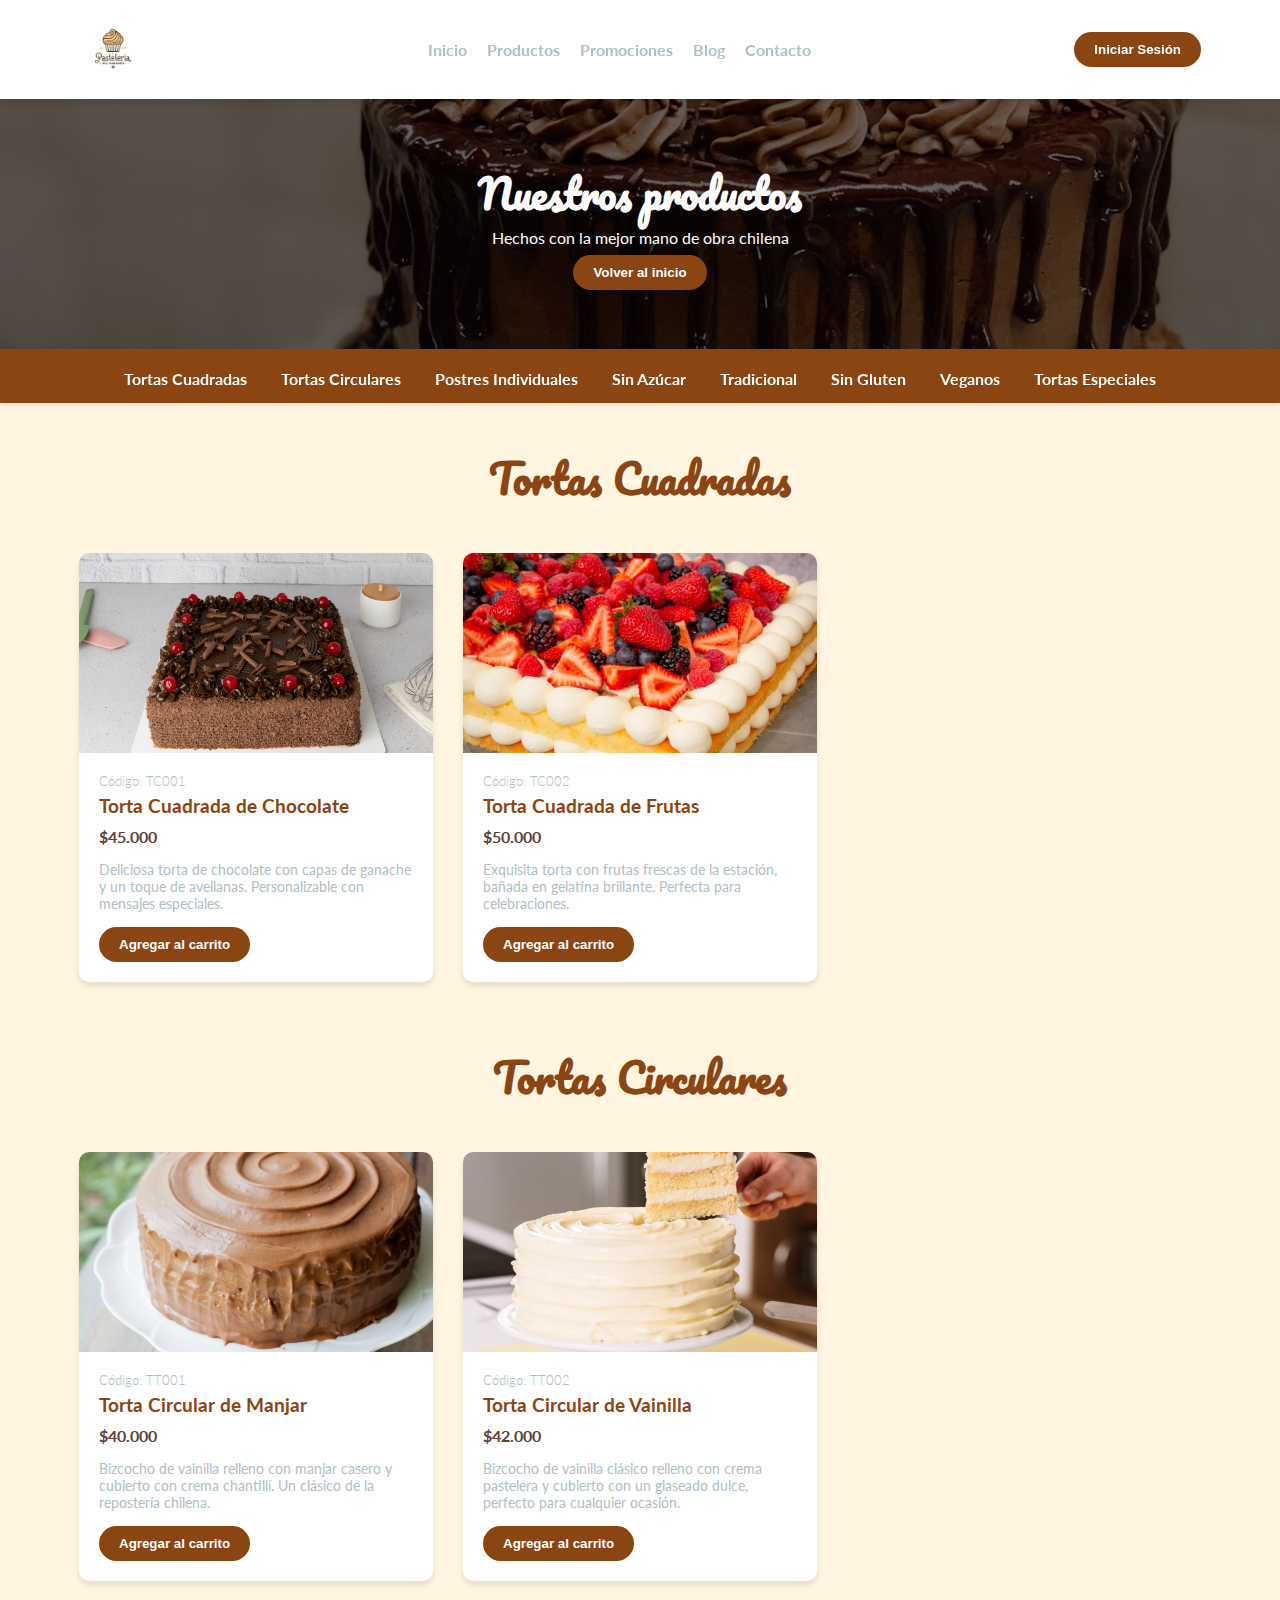
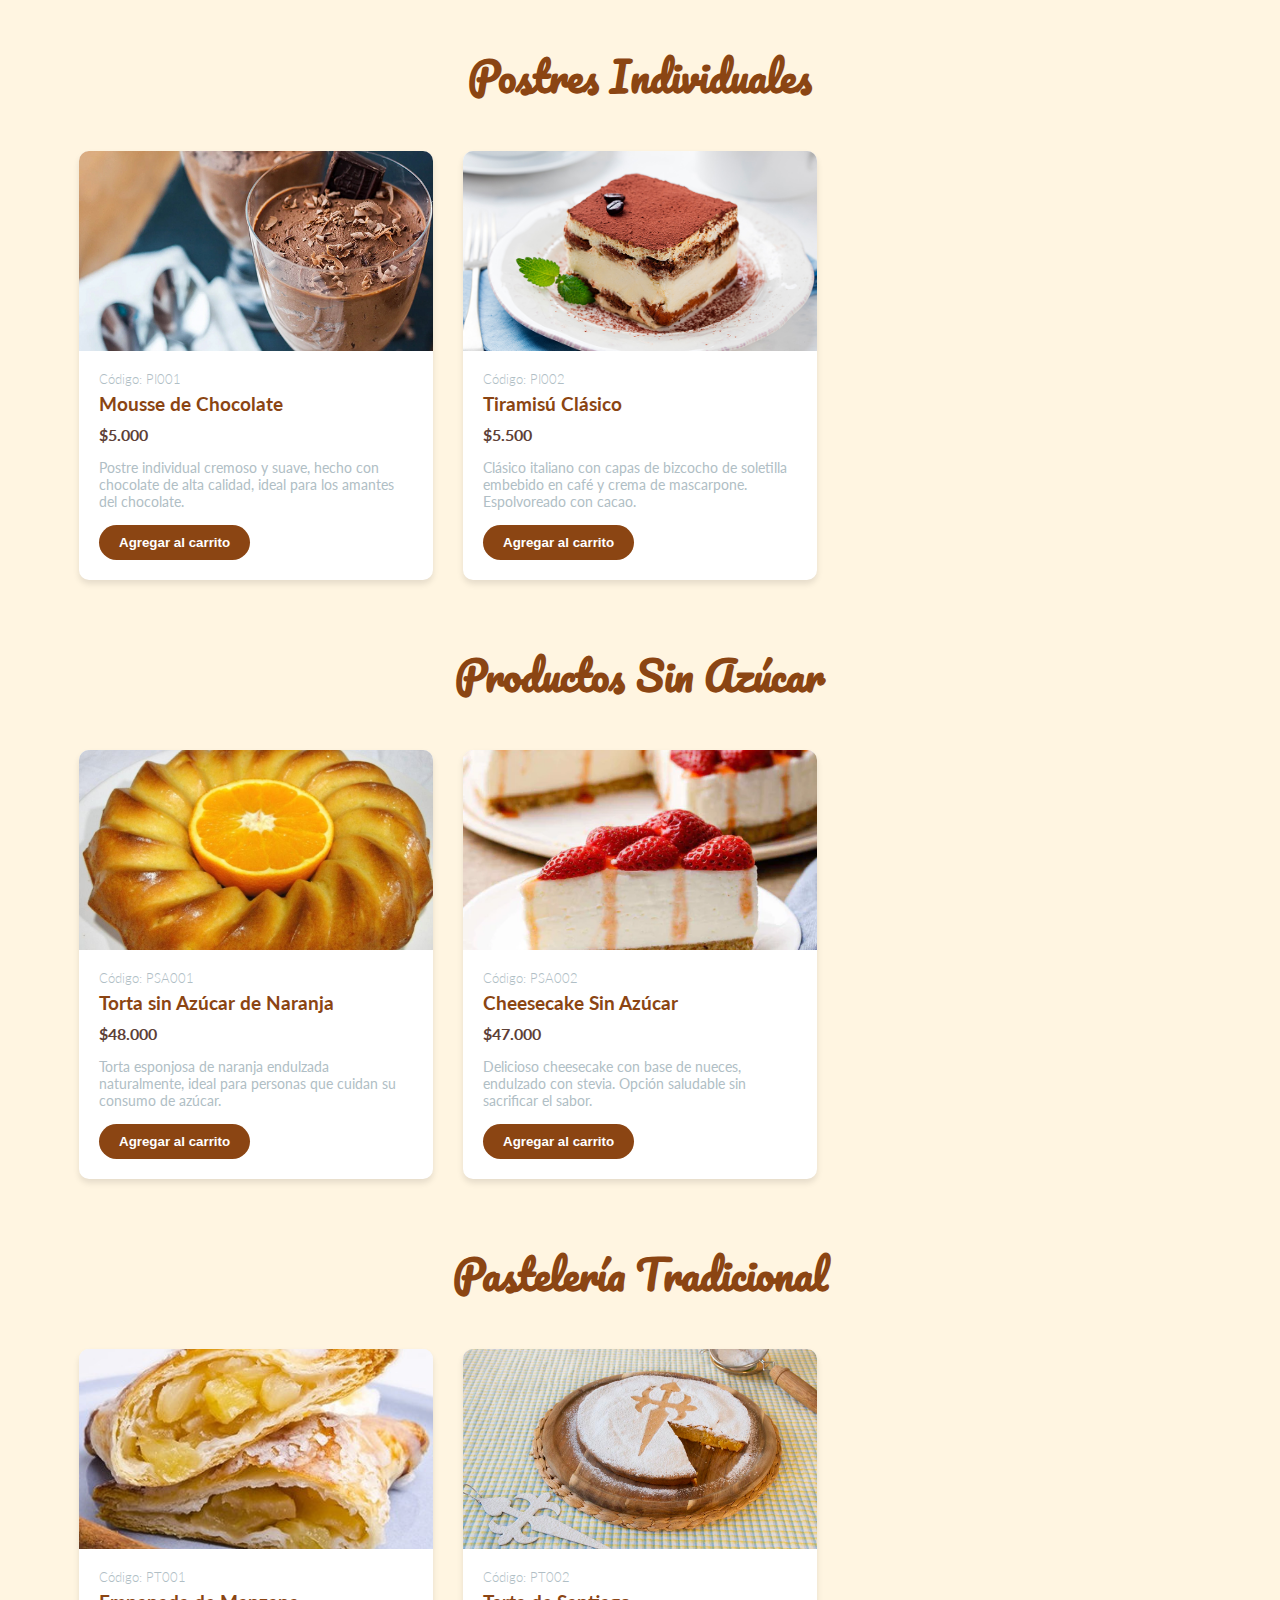
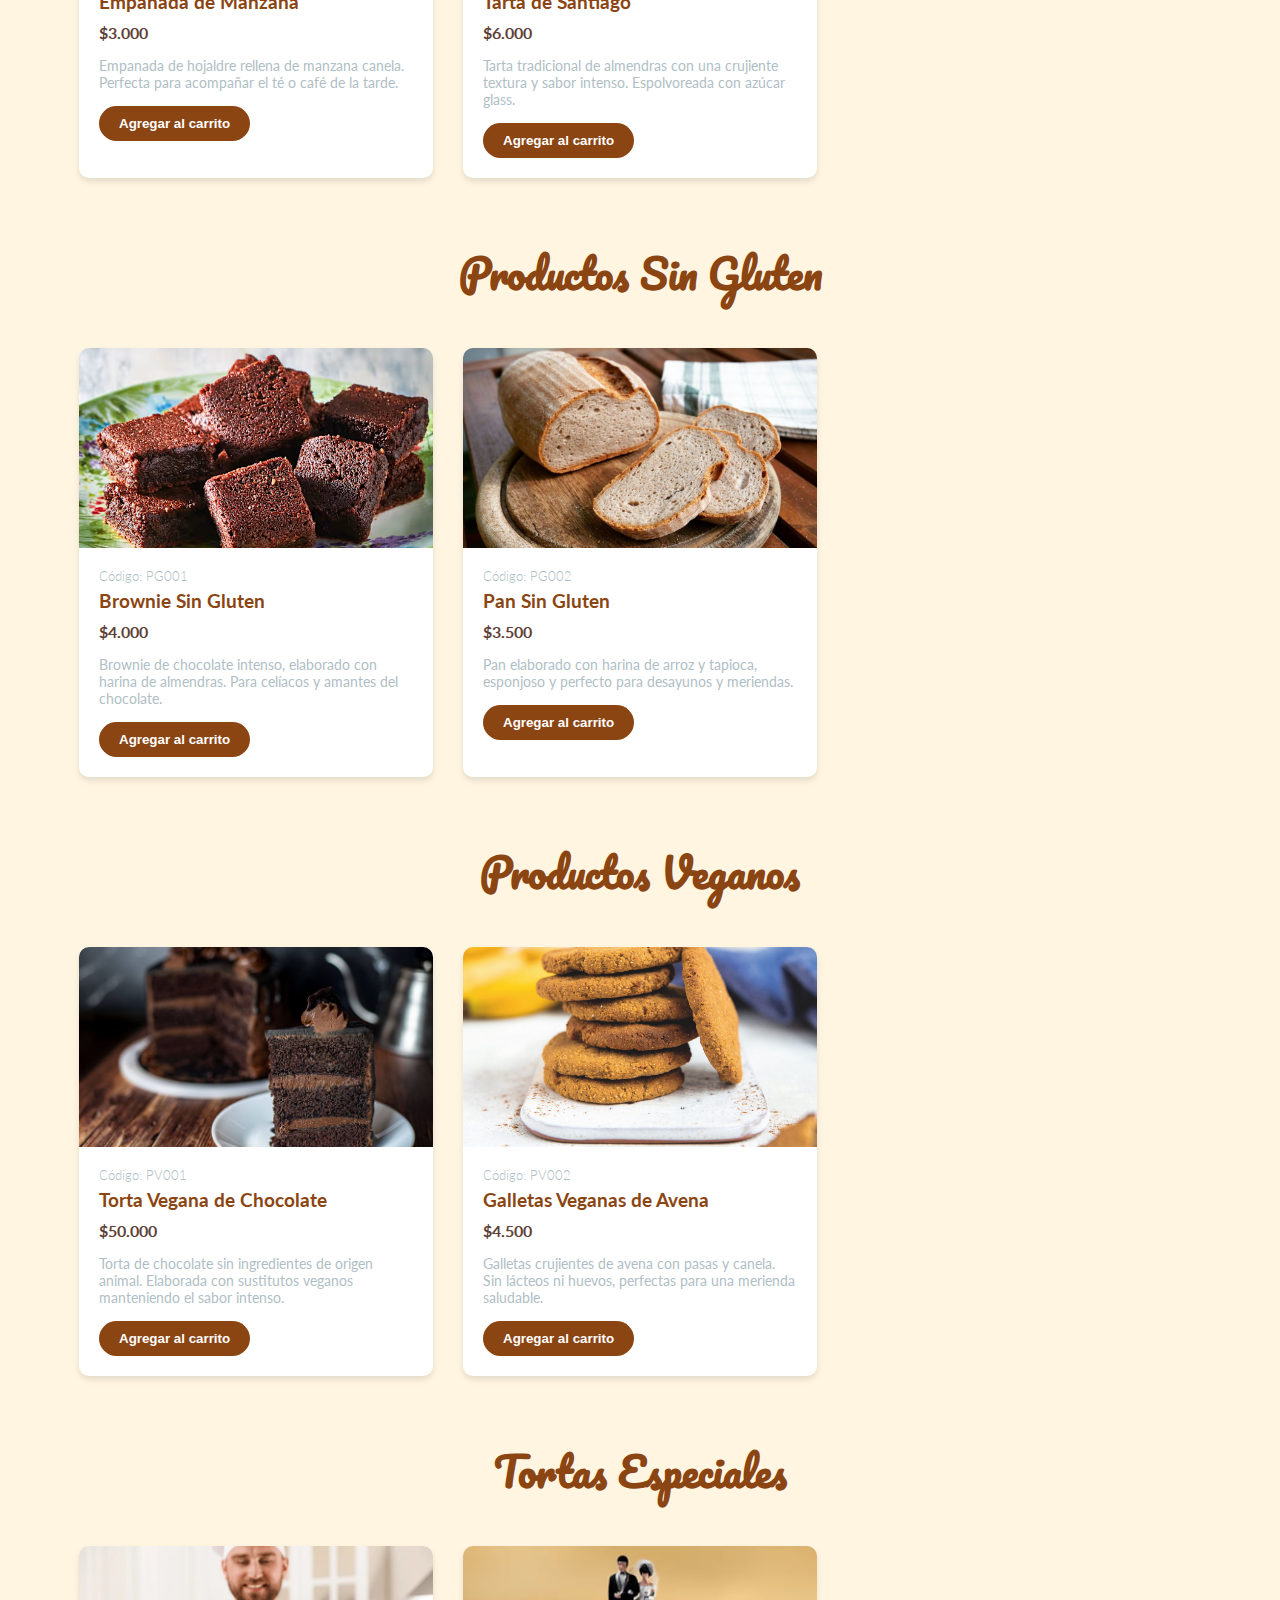
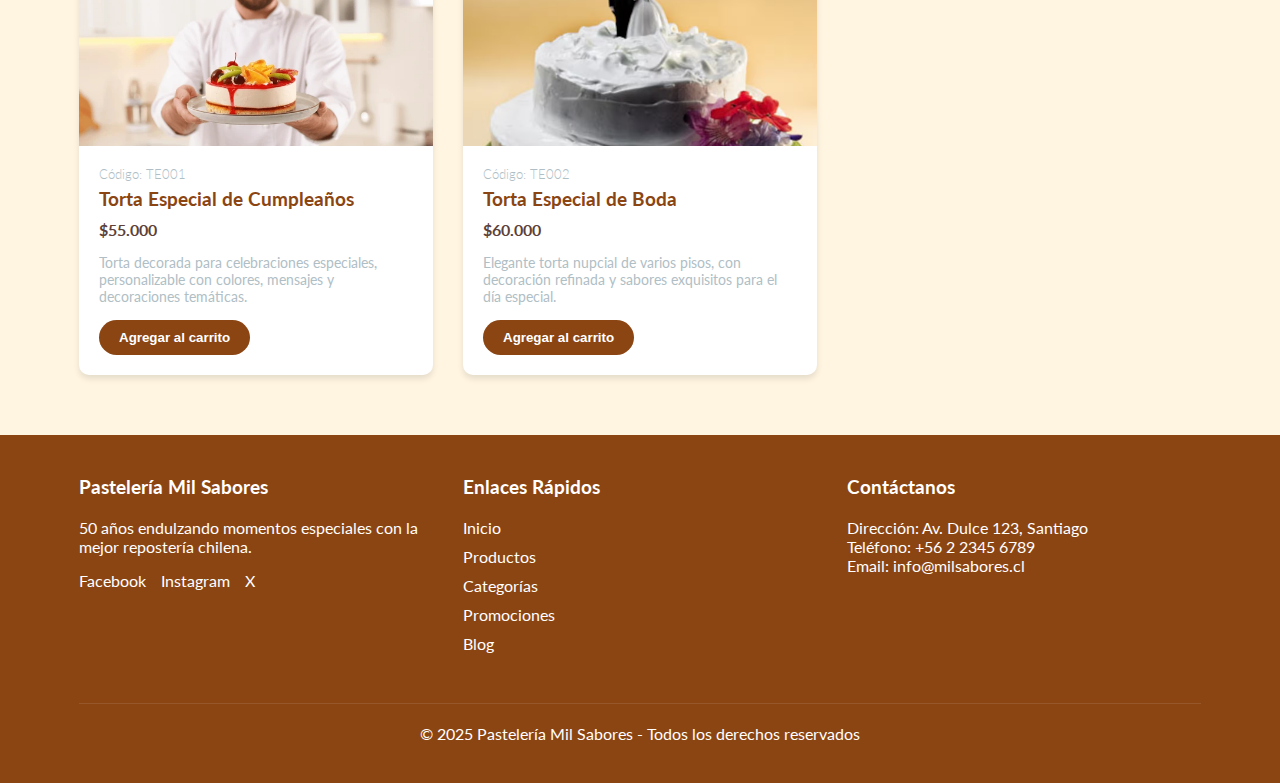
<file: Mil Sabores/productos.html>
<!DOCTYPE html>
<html lang="es">
<head>
    <meta charset="UTF-8">
    <meta name="viewport" content="width=device-width, initial-scale=1.0">
    <link rel="stylesheet" href="style.css">
    <title>Productos - Mil Sabores</title>
</head>
<body>
    <header>
        <div class="container">
            <div class="header-content">
                <div class="logo">
                    <img src="imagenes/logo.png" alt="Logo Pasteleria Mil Sabores">
                </div>
                <nav>
                    <a href="index.html">Inicio</a>
                    <a href="productos.html">Productos</a>
                    <a href="promociones.html">Promociones</a>
                    <a href="blog.html">Blog</a>
                    <a href="#">Contacto</a>
                </nav>
                <div class="btn-sesion">
                    <a href="inicio_sesion.html">
                    <button>Iniciar Sesión</button>
                    </a>
                </div>
            </div>
        </div>
    </header>
    
    <section class="banner">
        <div class="banner-content">
            <h1>Nuestros productos</h1>
            <p>Hechos con la mejor mano de obra chilena</p>
            <div class="btn-productos">
                <a href="index.html">
                    <button>Volver al inicio</button>
                </a>
            </div>
        </div>
    </section>
    
    <div class="nav-categorias">
        <a href="#tortas-cuadradas">Tortas Cuadradas</a>
        <a href="#tortas-circulares">Tortas Circulares</a>
        <a href="#postres-individuales">Postres Individuales</a>
        <a href="#sin-azucar">Sin Azúcar</a>
        <a href="#tradicional">Tradicional</a>
        <a href="#sin-gluten">Sin Gluten</a>
        <a href="#veganos">Veganos</a>
        <a href="#tortas-especiales">Tortas Especiales</a>
    </div>
    
    <section class="container categoria-productos" id="tortas-cuadradas">
        <h2 class="titulo-seccion">Tortas Cuadradas</h2>
        <div class="productos-grid">
            <div class="producto-card">
                <div class="producto-img torta-cuadrada-chocolate"></div>
                <div class="info">
                    <p class="codigo-producto">Código: TC001</p>
                    <h3 class="titulo-producto">Torta Cuadrada de Chocolate</h3>
                    <p class="precio">$45.000</p>
                    <p class="descripcion">Deliciosa torta de chocolate con capas de ganache y un toque de avellanas. Personalizable con mensajes especiales.</p>
                    <button class="carrito">Agregar al carrito</button>
                </div>
            </div>
            <div class="producto-card">
                <div class="producto-img torta-cuadrada-frutas"></div>
                <div class="info">
                    <p class="codigo-producto">Código: TC002</p>
                    <h3 class="titulo-producto">Torta Cuadrada de Frutas</h3>
                    <p class="precio">$50.000</p>
                    <p class="descripcion">Exquisita torta con frutas frescas de la estación, bañada en gelatina brillante. Perfecta para celebraciones.</p>
                    <button class="carrito">Agregar al carrito</button>
                </div>
            </div>
        </div>
    </section>
    
    <section class="container categoria-productos" id="tortas-circulares">
        <h2 class="titulo-seccion">Tortas Circulares</h2>
        <div class="productos-grid">
            <div class="producto-card">
                <div class="producto-img torta-circular-manjar"></div>
                <div class="info">
                    <p class="codigo-producto">Código: TT001</p>
                    <h3 class="titulo-producto">Torta Circular de Manjar</h3>
                    <p class="precio">$40.000</p>
                    <p class="descripcion">Bizcocho de vainilla relleno con manjar casero y cubierto con crema chantillí. Un clásico de la repostería chilena.</p>
                    <button class="carrito">Agregar al carrito</button>
                </div>
            </div>
            <div class="producto-card">
                <div class="producto-img torta-circular-vainilla"></div>
                <div class="info">
                    <p class="codigo-producto">Código: TT002</p>
                    <h3 class="titulo-producto">Torta Circular de Vainilla</h3>
                    <p class="precio">$42.000</p>
                    <p class="descripcion">Bizcocho de vainilla clásico relleno con crema pastelera y cubierto con un glaseado dulce, perfecto para cualquier ocasión.</p>
                    <button class="carrito">Agregar al carrito</button>
                </div>
            </div>
        </div>
    </section>
    
    <section class="container categoria-productos" id="postres-individuales">
        <h2 class="titulo-seccion">Postres Individuales</h2>
        <div class="productos-grid">
            <div class="producto-card">
                <div class="producto-img mousse-chocolate"></div>
                <div class="info">
                    <p class="codigo-producto">Código: PI001</p>
                    <h3 class="titulo-producto">Mousse de Chocolate</h3>
                    <p class="precio">$5.000</p>
                    <p class="descripcion">Postre individual cremoso y suave, hecho con chocolate de alta calidad, ideal para los amantes del chocolate.</p>
                    <button class="carrito">Agregar al carrito</button>
                </div>
            </div>
            <div class="producto-card">
                <div class="producto-img tiramisu"></div>
                <div class="info">
                    <p class="codigo-producto">Código: PI002</p>
                    <h3 class="titulo-producto">Tiramisú Clásico</h3>
                    <p class="precio">$5.500</p>
                    <p class="descripcion">Clásico italiano con capas de bizcocho de soletilla embebido en café y crema de mascarpone. Espolvoreado con cacao.</p>
                    <button class="carrito">Agregar al carrito</button>
                </div>
            </div>
        </div>
    </section>
    
    <section class="container categoria-productos" id="sin-azucar">
        <h2 class="titulo-seccion">Productos Sin Azúcar</h2>
        <div class="productos-grid">
            <div class="producto-card">
                <div class="producto-img torta-naranja-sin-azucar"></div>
                <div class="info">
                    <p class="codigo-producto">Código: PSA001</p>
                    <h3 class="titulo-producto">Torta sin Azúcar de Naranja</h3>
                    <p class="precio">$48.000</p>
                    <p class="descripcion">Torta esponjosa de naranja endulzada naturalmente, ideal para personas que cuidan su consumo de azúcar.</p>
                    <button class="carrito">Agregar al carrito</button>
                </div>
            </div>
            <div class="producto-card">
                <div class="producto-img cheesecake-sin-azucar"></div>
                <div class="info">
                    <p class="codigo-producto">Código: PSA002</p>
                    <h3 class="titulo-producto">Cheesecake Sin Azúcar</h3>
                    <p class="precio">$47.000</p>
                    <p class="descripcion">Delicioso cheesecake con base de nueces, endulzado con stevia. Opción saludable sin sacrificar el sabor.</p>
                    <button class="carrito">Agregar al carrito</button>
                </div>
            </div>
        </div>
    </section>
    
    <section class="container categoria-productos" id="tradicional">
        <h2 class="titulo-seccion">Pastelería Tradicional</h2>
        <div class="productos-grid">
            <div class="producto-card">
                <div class="producto-img empanada-manzana"></div>
                <div class="info">
                    <p class="codigo-producto">Código: PT001</p>
                    <h3 class="titulo-producto">Empanada de Manzana</h3>
                    <p class="precio">$3.000</p>
                    <p class="descripcion">Empanada de hojaldre rellena de manzana canela. Perfecta para acompañar el té o café de la tarde.</p>
                    <button class="carrito">Agregar al carrito</button>
                </div>
            </div>
            <div class="producto-card">
                <div class="producto-img tarta-santiago"></div>
                <div class="info">
                    <p class="codigo-producto">Código: PT002</p>
                    <h3 class="titulo-producto">Tarta de Santiago</h3>
                    <p class="precio">$6.000</p>
                    <p class="descripcion">Tarta tradicional de almendras con una crujiente textura y sabor intenso. Espolvoreada con azúcar glass.</p>
                    <button class="carrito">Agregar al carrito</button>
                </div>
            </div>
        </div>
    </section>
    
    <section class="container categoria-productos" id="sin-gluten">
        <h2 class="titulo-seccion">Productos Sin Gluten</h2>
        <div class="productos-grid">
            <div class="producto-card">
                <div class="producto-img brownie-sin-gluten"></div>
                <div class="info">
                    <p class="codigo-producto">Código: PG001</p>
                    <h3 class="titulo-producto">Brownie Sin Gluten</h3>
                    <p class="precio">$4.000</p>
                    <p class="descripcion">Brownie de chocolate intenso, elaborado con harina de almendras. Para celíacos y amantes del chocolate.</p>
                    <button class="carrito">Agregar al carrito</button>
                </div>
            </div>
            <div class="producto-card">
                <div class="producto-img pan-sin-gluten"></div>
                <div class="info">
                    <p class="codigo-producto">Código: PG002</p>
                    <h3 class="titulo-producto">Pan Sin Gluten</h3>
                    <p class="precio">$3.500</p>
                    <p class="descripcion">Pan elaborado con harina de arroz y tapioca, esponjoso y perfecto para desayunos y meriendas.</p>
                    <button class="carrito">Agregar al carrito</button>
                </div>
            </div>
        </div>
    </section>
    
    <section class="container categoria-productos" id="veganos">
        <h2 class="titulo-seccion">Productos Veganos</h2>
        <div class="productos-grid">
            <div class="producto-card">
                <div class="producto-img torta-vegana-chocolate"></div>
                <div class="info">
                    <p class="codigo-producto">Código: PV001</p>
                    <h3 class="titulo-producto">Torta Vegana de Chocolate</h3>
                    <p class="precio">$50.000</p>
                    <p class="descripcion">Torta de chocolate sin ingredientes de origen animal. Elaborada con sustitutos veganos manteniendo el sabor intenso.</p>
                    <button class="carrito">Agregar al carrito</button>
                </div>
            </div>
            <div class="producto-card">
                <div class="producto-img galletas-avena-veganas"></div>
                <div class="info">
                    <p class="codigo-producto">Código: PV002</p>
                    <h3 class="titulo-producto">Galletas Veganas de Avena</h3>
                    <p class="precio">$4.500</p>
                    <p class="descripcion">Galletas crujientes de avena con pasas y canela. Sin lácteos ni huevos, perfectas para una merienda saludable.</p>
                    <button class="carrito">Agregar al carrito</button>
                </div>
            </div>
        </div>
    </section>
    
    <section class="container categoria-productos" id="tortas-especiales">
        <h2 class="titulo-seccion">Tortas Especiales</h2>
        <div class="productos-grid">
            <div class="producto-card">
                <div class="producto-img torta-cumpleanos"></div>
                <div class="info">
                    <p class="codigo-producto">Código: TE001</p>
                    <h3 class="titulo-producto">Torta Especial de Cumpleaños</h3>
                    <p class="precio">$55.000</p>
                    <p class="descripcion">Torta decorada para celebraciones especiales, personalizable con colores, mensajes y decoraciones temáticas.</p>
                    <button class="carrito">Agregar al carrito</button>
                </div>
            </div>
            <div class="producto-card">
                <div class="producto-img torta-boda"></div>
                <div class="info">
                    <p class="codigo-producto">Código: TE002</p>
                    <h3 class="titulo-producto">Torta Especial de Boda</h3>
                    <p class="precio">$60.000</p>
                    <p class="descripcion">Elegante torta nupcial de varios pisos, con decoración refinada y sabores exquisitos para el día especial.</p>
                    <button class="carrito">Agregar al carrito</button>
                </div>
            </div>
        </div>
    </section>
    
    <footer>
        <div class="container">
            <div class="footer-content">
                <div class="footer-section">
                    <h3>Pastelería Mil Sabores</h3>
                    <p>50 años endulzando momentos especiales con la mejor repostería chilena.</p>
                    <div class="social-icons">
                        <a href="#">Facebook</a>
                        <a href="#">Instagram</a>
                        <a href="#">X</a>
                    </div>
                </div>
                <div class="footer-section">
                    <h3>Enlaces Rápidos</h3>
                    <ul>
                        <li><a href="index.html">Inicio</a></li>
                        <li><a href="productos.html">Productos</a></li>
                        <li><a href="#">Categorías</a></li>
                        <li><a href="#">Promociones</a></li>
                        <li><a href="#">Blog</a></li>
                    </ul>
                </div>
                <div class="footer-section">
                    <h3>Contáctanos</h3>
                    <p>Dirección: Av. Dulce 123, Santiago</p>
                    <p>Teléfono: +56 2 2345 6789</p>
                    <p>Email: info@milsabores.cl</p>
                </div>
            </div>
            <div class="copyright">
                <p>&copy; 2025 Pastelería Mil Sabores - Todos los derechos reservados</p>
            </div>
        </div>
    </footer>
</body>
</html>
</file>
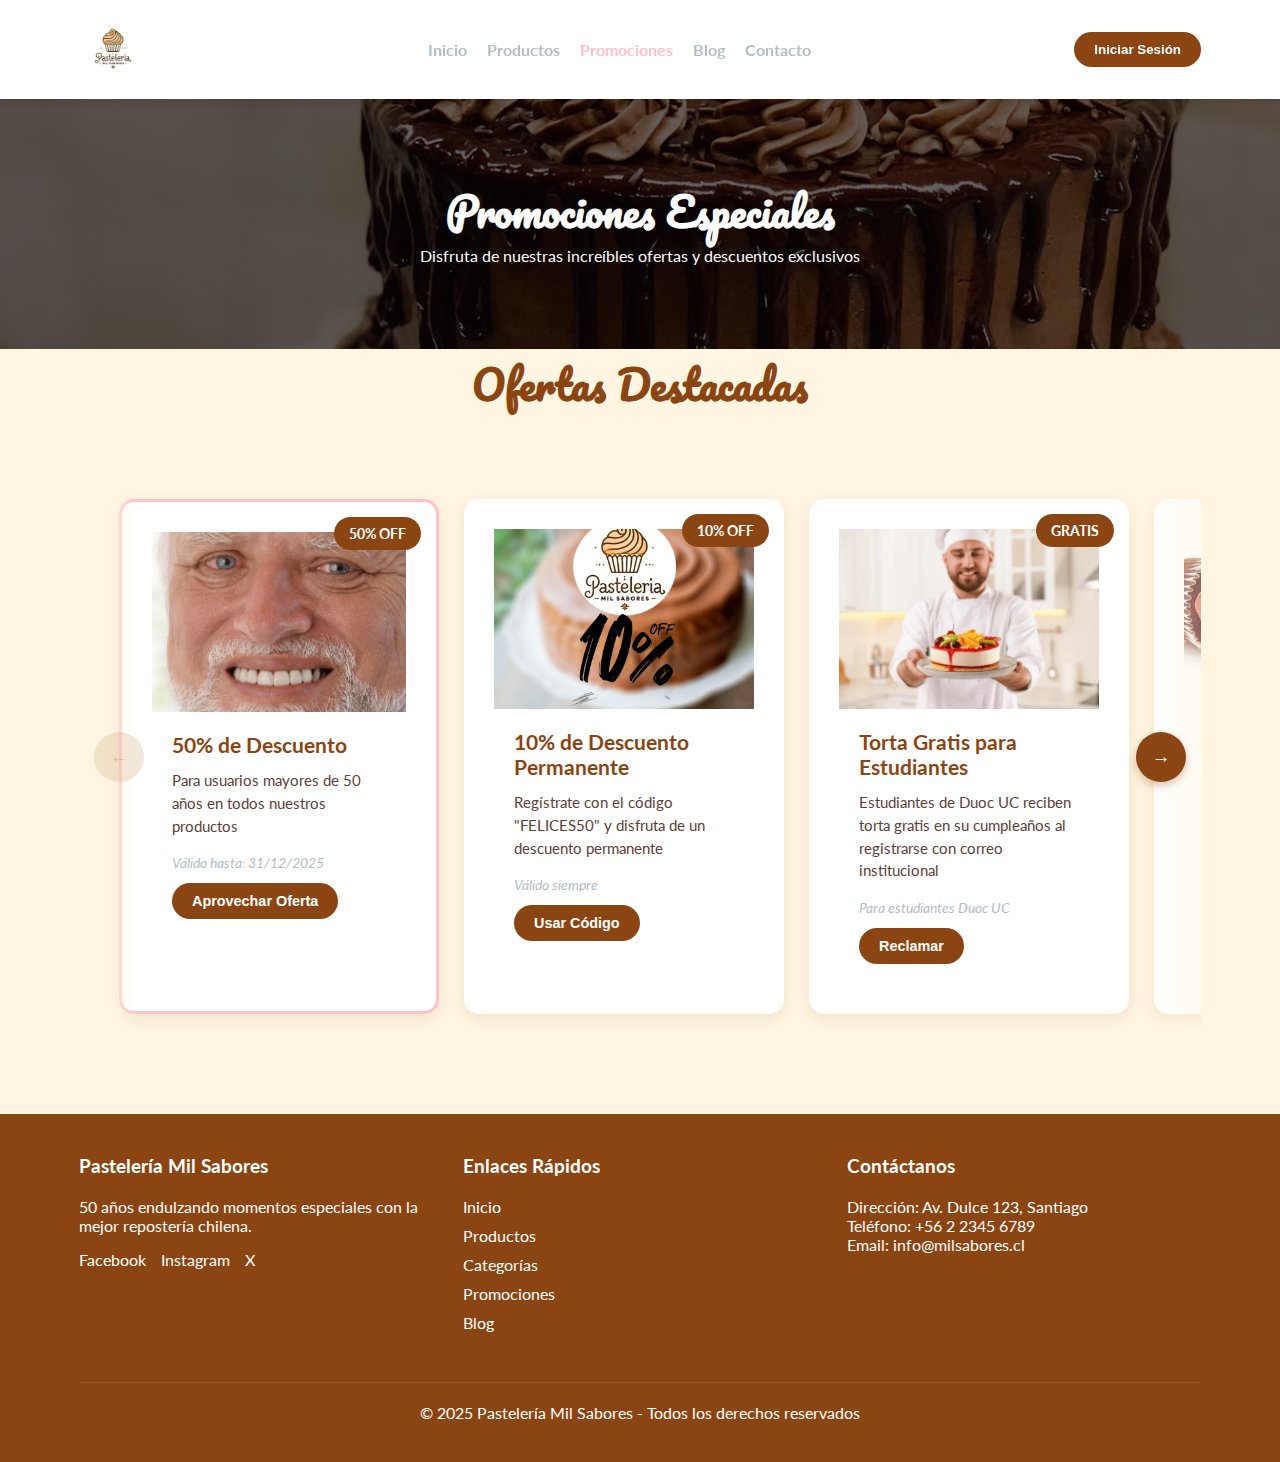
<file: Mil Sabores/promociones.html>
<!DOCTYPE html>
<html lang="es">
<head>
    <meta charset="UTF-8">
    <meta name="viewport" content="width=device-width, initial-scale=1.0">
    <link rel="stylesheet" href="style.css">
    <title>Promociones - Pastelería Mil Sabores</title>
</head>
<body>
    <header>
        <div class="container">
            <div class="header-content">
                <div class="logo">
                    <img src="imagenes/logo.png" alt="Logo Pasteleria Mil Sabores">
                </div>
                <nav>
                    <a href="index.html">Inicio</a>
                    <a href="productos.html">Productos</a>
                    <a href="promociones.html" class="active">Promociones</a>
                    <a href="blog.html">Blog</a>
                    <a href="#">Contacto</a>
                </nav>
                <div class="btn-sesion">
                    <a href="inicio_sesion.html">
                    <button>Iniciar Sesión</button>
                    </a>
                </div>
            </div>
        </div>
    </header>

    <section class="banner banner-promociones">
        <div class="banner-content">
            <h1>Promociones Especiales</h1>
            <p>Disfruta de nuestras increíbles ofertas y descuentos exclusivos</p>
        </div>
    </section>

    <section class="container">
    <h2 class="titulo-seccion">Ofertas Destacadas</h2>
    
    <div class="promociones-wrapper">
        <div class="promociones-container">
            <div class="promociones-grid">
                
            <div class="promocion-card destacada">
                <div class="promocion-badge">50% OFF</div>
                <div class="promocion-imagen descuento-mayores"></div>
                <div class="promocion-content">
                    <h3>50% de Descuento</h3>
                    <p>Para usuarios mayores de 50 años en todos nuestros productos</p>
                    <div class="promocion-details">
                        <span class="promocion-validez">Válido hasta: 31/12/2025</span>
                        <button class="btn-promocion">Aprovechar Oferta</button>
                    </div>
                </div>
            </div>

            <div class="promocion-card">
                <div class="promocion-badge">10% OFF</div>
                <div class="promocion-imagen descuento-registro"></div>
                <div class="promocion-content">
                    <h3>10% de Descuento Permanente</h3>
                    <p>Regístrate con el código "FELICES50" y disfruta de un descuento permanente</p>
                    <div class="promocion-details">
                        <span class="promocion-validez">Válido siempre</span>
                        <button class="btn-promocion">Usar Código</button>
                    </div>
                </div>
            </div>

            <div class="promocion-card">
                <div class="promocion-badge">GRATIS</div>
                <div class="promocion-imagen torta-cumpleanos"></div>
                <div class="promocion-content">
                    <h3>Torta Gratis para Estudiantes</h3>
                    <p>Estudiantes de Duoc UC reciben torta gratis en su cumpleaños al registrarse con correo institucional</p>
                    <div class="promocion-details">
                        <span class="promocion-validez">Para estudiantes Duoc UC</span>
                        <button class="btn-promocion">Reclamar</button>
                    </div>
                </div>
            </div>

            <div class="promocion-card">
                <div class="promocion-badge">2x1</div>
                <div class="promocion-imagen oferta-2x1"></div>
                <div class="promocion-content">
                    <h3>2x1 en Cupcakes</h3>
                    <p>Todos los martes disfruta de 2x1 en nuestra selección de cupcakes artesanales</p>
                    <div class="promocion-details">
                        <span class="promocion-validez">Todos los martes</span>
                        <button class="btn-promocion">Ver Cupcakes</button>
                    </div>
                </div>
            </div>

            <div class="promocion-card">
                <div class="promocion-badge">15% OFF</div>
                <div class="promocion-imagen descuento-vegano"></div>
                <div class="promocion-content">
                    <h3>15% en Productos Veganos</h3>
                    <p>Descuento especial en toda nuestra línea de productos veganos y sin gluten</p>
                    <div class="promocion-details">
                        <span class="promocion-validez">Válido hasta: 30/11/2025</span>
                        <button class="btn-promocion">Ver Productos</button>
                    </div>
                </div>
            </div>

            <div class="promocion-card">
                <div class="promocion-badge">ENVÍO GRATIS</div>
                <div class="promocion-imagen envio-gratis"></div>
                <div class="promocion-content">
                    <h3>Envío Gratis en Santiago</h3>
                    <p>En compras superiores a $30.000 recibes envío gratis a todo Santiago</p>
                    <div class="promocion-details">
                        <span class="promocion-validez">Siempre</span>
                        <button class="btn-promocion">Hacer Pedido</button>
                    </div>
                </div>
            </div>
        </div>
        <div class="promociones-navigation">
            <button class="nav-btn prev-btn" disabled>←</button>
            <button class="nav-btn next-btn">→</button>
        </div>
    </section>

    <footer>
        <div class="container">
            <div class="footer-content">
                <div class="footer-section">
                    <h3>Pastelería Mil Sabores</h3>
                    <p>50 años endulzando momentos especiales con la mejor repostería chilena.</p>
                    <div class="social-icons">
                        <a href="#">Facebook</a>
                        <a href="#">Instagram</a>
                        <a href="#">X</a>
                    </div>
                </div>
                <div class="footer-section">
                    <h3>Enlaces Rápidos</h3>
                    <ul>
                        <li><a href="index.html">Inicio</a></li>
                        <li><a href="productos.html">Productos</a></li>
                        <li><a href="#">Categorías</a></li>
                        <li><a href="promociones.html">Promociones</a></li>
                        <li><a href="blog.html">Blog</a></li>
                    </ul>
                </div>
                <div class="footer-section">
                    <h3>Contáctanos</h3>
                    <p>Dirección: Av. Dulce 123, Santiago</p>
                    <p>Teléfono: +56 2 2345 6789</p>
                    <p>Email: info@milsabores.cl</p>
                </div>
            </div>
            <div class="copyright">
                <p>&copy; 2025 Pastelería Mil Sabores - Todos los derechos reservados</p>
            </div>
        </div>
    </footer>
    <script src="promociones_functions.js"></script>
</body>
</html>
</file>
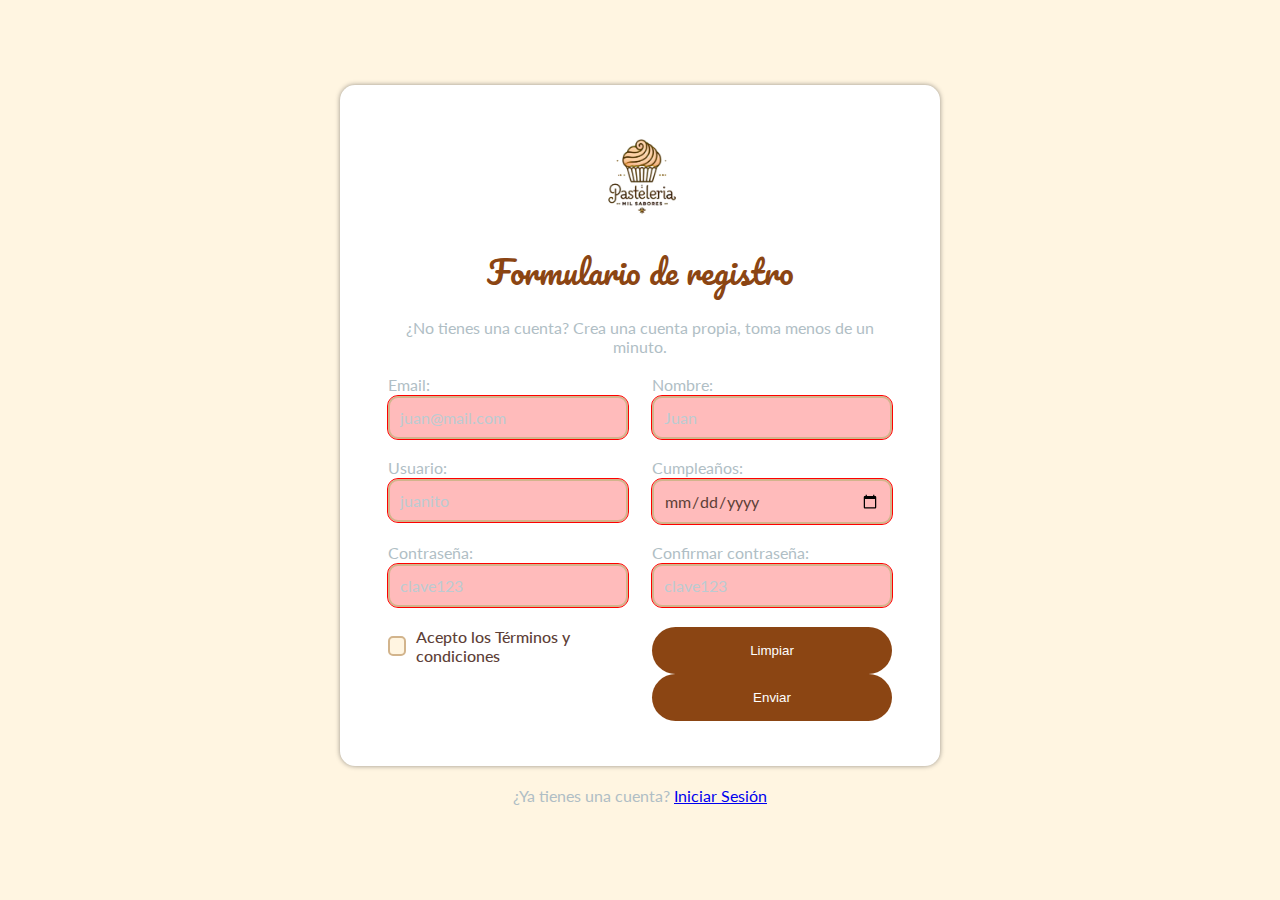
<file: Mil Sabores/registrarse.html>
<!DOCTYPE html>
<html lang="es">
<head>
    <meta charset="UTF-8">
    <meta name="viewport" content="width=device-width, initial-scale=1.0">
    <link rel="stylesheet" href="style.css">
    <title>Registrarse</title>
</head>
<body>
    <div class="registro">
        <form action="#" id="formulario">
            <div class="logo">
                <img src="imagenes/logo.png" alt="Logo">
            </div>
            <h1>Formulario de registro</h1>
            <p>¿No tienes una cuenta? Crea una cuenta propia, toma menos de un minuto.</p>
            <div class="row">
                <label for="mail">Email:</label>
                <input type="email" name="mail" id="mail" placeholder="juan@mail.com" class="error">
            </div>
            <div class="row">
                <label for="nombre">Nombre:</label>
                <input type="text" name="nombre" id="nombre" placeholder="Juan" class="error">
            </div>
            <div class="row">
                <label for="usuario">Usuario:</label>
                <input type="text" name="usuario" id="usuario" placeholder="juanito" class="error">
            </div>
            <div class="row">
                <label for="cumpleanios">Cumpleaños:</label>
                <input type="date" name="cumpleanios" id="cumpleanios" placeholder="01/01/2001" class="error">
            </div>
            <div class="row">
                <label for="clave1">Contraseña:</label>
                <input type="password" name="clave1" id="clave1" placeholder="clave123" class="error">
            </div>
            <div class="row">
                <label for="clave2">Confirmar contraseña:</label>
                <input type="password" name="clave2" id="clave2" placeholder="clave123" class="error">
            </div>
            <div class="row">
                <label class="checkbox-container">
                    <input type="checkbox" id="tyc">
                    <span class="checkmark"></span>
                    Acepto los Términos y condiciones
                </label>
            </div>
            <div class="row">
                <button type="reset">Limpiar</button>
                <button type="submit">Enviar</button>
            </div>
        </form>
        <div class="iniciar-sesion">
            <p>¿Ya tienes una cuenta? <a href="inicio_sesion.html">Iniciar Sesión</a></p>
        </div>
        <div id="errores"></div>
            <script src="functions.js"></script>
        </div>  
</body>
</html>
</file>
<file: Mil Sabores/style.css>
@import url('https://fonts.googleapis.com/css2?family=Lato:ital,wght@0,100;0,300;0,400;0,700;0,900;1,100;1,300;1,400;1,700;1,900&display=swap');
@import url('https://fonts.googleapis.com/css2?family=Pacifico&display=swap');

* {
    margin: 0;
    box-sizing: border-box;
    padding: 0;
}

body {
    font-family: "Lato", sans-serif;
    background-color: #FFF5E1;
    color: #B0BEC5;
    overflow-x: hidden;
}

.container {
    width: 90%;
    max-width: 1200px;
    margin: 0 auto;
    padding: 0 15px;
}

header {
    background-color: #fff;
    box-shadow: 0 4px 6px #0000001a;
    position: sticky;
    top: 0;
    z-index: 100;
}

.header-content {
    display: flex;
    justify-content: space-between;
    align-items: center;
    padding: 15px 0;
}

header img {
    height: 3rem;
    border-radius: 50%;
    margin: 1vh;
}

nav {
    display: flex;
}

nav a {
    text-decoration: none;
    color: #B0BEC5;
    font-weight: 700;
    transition: color 0.3s;
    margin-left: 20px;
}

nav a:hover {
    color: #FFC0CB;
}

.btn-sesion button {
    background-color: #8B4513;
    color: #fff;
    padding: 10px 20px;
    border: none;
    border-radius: 30px;
    cursor: pointer;
    font-weight: 700;
    transition: all 0.3s;
}

.btn-sesion button:hover {
    background-color: #FFC0CB;
}

.banner-index {
    background: linear-gradient(#00000080, #00000080), url('imagenes/torta\ banner.avif');
    background-size: cover;
    background-position: center;
    height: 500px;
    display: flex;
    align-items: center;
    justify-content: center;
    text-align: center;
    color: #fff;
    margin-bottom: 40px;
}

.banner-index h1 {
    font-family: "Pacifico", cursive;
    font-size: 3.5rem;
    margin-bottom: 20px;
}

.banner-index p {
    font-size: 1.2rem;
    margin-bottom: 30px;
    max-width: 700px;
    margin-left: auto;
    margin-right: auto;
}

.btn-productos button {
    background-color: #8B4513;
    color: #fff;
    padding: 10px 20px;
    border: none;
    border-radius: 30px;
    cursor: pointer;
    font-weight: 700;
    transition: all 0.3s;
}

.btn-productos button:hover {
    background-color: #FFC0CB;
}

.titulo-seccion {
    text-align: center;
    margin-bottom: 40px;
    font-family: 'Pacifico', cursive;
    font-size: 2.5rem;
    color: #8B4513;
}

.categorias-grid {
    display: grid;
    grid-template-columns: repeat(auto-fit, minmax(400px, 1fr));
    gap: 20px;
    margin-bottom: 40px;
}

.categoria-card {
    background: linear-gradient(#00000066, #00000066);
    border-radius: 15px;
    overflow: hidden;
    height: 200px;
    display: flex;
    flex-direction: column;
    justify-content: center;
    align-items: center;
    text-align: center;
    padding: 20px;
    box-shadow: 0 4px 6px #0000001a;
    transition: transform .3s;
    position: relative;
    cursor: pointer;
}

.categoria-card:hover {
    transform: translateY(-5px);
}

.categoria-card h3 {
    font-size: 2rem;
    font-weight: 800;
    color: #FFFF;
    margin-bottom: 10px;
    text-shadow: 2px 2px 4px #00000080;
    z-index: 2;

}

.categoria-card p {
    color: #fff;
    font-size: 1.1rem;
    max-width: 80%;
}

.tortas-cuadradas {
    background: linear-gradient(#00000066, #00000066), url(imagenes/torta\ cuadrada.jpg);
    background-size: cover;
    background-position: center;
}

.tortas-circulares {
    background: linear-gradient(#00000066, #00000066), url(imagenes/torta\ circular.jpg);
    background-size: cover;
    background-position: center;
}

.postres {
    background: linear-gradient(#00000066, #00000066), url(imagenes/postres.jpg);
    background-size: cover;
    background-position: center;
}

.especial {
    background: linear-gradient(#00000066, #00000066), url(imagenes/vegano.jpeg);
    background-size: cover;
    background-position: center;
}

.productos-grid {
    display: grid;
    grid-template-columns: repeat(auto-fill, minmax(280px, 1fr));
    gap: 30px;
    margin-bottom: 60px;
}

.producto-card {
    background-color: #fff;
    border-radius: 10px;
    overflow: hidden;
    box-shadow: 0 4px 6px #0000001a;
}

.producto-card:hover {
    transform: translateY(-5px);
}

.producto-img {
    height: 200px;
    background-color: #f5f5f5;
    background-size: cover;
    background-position: center;
}

.info {
    padding: 20px;
}

.titulo-producto {
    font-size: 1.2rem;
    margin-bottom: 10px;
    color: #8B4513;
}

.precio {
    font-weight: 700;
    color: #5D4037;
    margin-bottom: 15px;
}

.descripcion {
    color: #B0BEC5;
    margin-bottom: 15px;
    font-size: .9rem;
}


.producto-card button {
    background-color: #8B4513;
    color: #fff;
    padding: 10px 20px;
    border: none;
    border-radius: 30px;
    cursor: pointer;
    font-weight: 700;
    transition: all 0.3s;
}

.producto-card button:hover {
    background-color: #FFC0CB;
}

.promociones {
    background-color: #FFC0CB;
    padding: 60px 0;
    text-align: center;
    margin-bottom: 60px;
}

.promociones-cards {
    display: flex;
    justify-content: center;
    flex-wrap: wrap;
    gap: 20px;
    margin-top: 30px;
}

.promocion-card {
    background-color: #FFFF;
    border-radius: 10px;
    padding: 30px;
    width: 300px;
    box-shadow: 0 4px 6px #0000001a;
}

.promocion-card h3 {
    color: #8B4513;
    margin-bottom: 15px;
}

footer {
    background-color: #8B4513;
    color: #fff;
    padding: 40px 0;
}

.footer-content {
    display: grid;
    grid-template-columns: repeat(auto-fit, minmax(250px, 1fr));
    gap: 30px;
}

.footer-section h3 {
    margin-bottom: 20px;
    font-size: 1.2rem;
}

.footer-section ul {
    list-style: none;
}

.footer-section ul li {
    margin-bottom: 10px;
}

.footer-section a {
    color: #fff;
    text-decoration: none;
    transition: color 0.3s;
}

.footer-section a:hover {
    color: #FFC0CB;
}

.social-icons {
    display: flex;
    gap: 15px;
    margin-top: 15px;
}

.copyright {
    text-align: center;
    margin-top: 40px;
    padding-top: 20px;
    border-top: 1px solid rgba(255, 255, 255, 0.1);
}

.copyright::before {
    content: "";
    position: absolute;
    top: 0;
    left: 10%;
    width: 80%;
    height: 1px;
    background-color: #ffffff96;
}

/* CSS DE PRODUCTOS */
.carrito-icon {
    position: relative;
    margin-left: 20px;
}

.carrito-icono span {
    position: absolute;
    top: -10px;
    right: -10px;
    background-color: var(--color-accent-pink);
    color: var(--color-white);
    border-radius: 50%;
    width: 20px;
    height: 20px;
    display: flex;
    align-items: center;
    justify-content: center;
    font-size: 0.8rem;
    font-weight: bold;
}

.banner {
    background: linear-gradient(#00000099, #00000099), url(imagenes/torta\ banner.avif);
    background-size: cover;
    background-position: center;
    height: 250px;
    display: flex;
    align-items: center;
    justify-content: center;
    text-align: center;
    color: #fff;
}

.banner h1 {
    font-family: 'Pacifico', cursive;
    font-size: 2.5rem;
}

.banner p {
    margin-bottom: 8px;
}

.nav-categorias {
    background-color: #8B4513;
    padding: 20px 0 15px 0;
    text-align: center;
    margin-bottom: 40px;
    position: sticky;
    top: 90px;
    z-index: 99;
    box-shadow: 0 2px 4px rgba(0, 0, 0, 0.1);
}

.nav-categorias a {
    color: #fff;
    text-decoration: none;
    margin: 0 15px;
    font-weight: 700;
    transition: color 0.3s;
}

.nav-categorias a:hover {
    color: #FFC0CB;
}

/* Estilos para las secciones de categoría*/
.categoria-productos {
    margin-bottom: 60px;
}

/*Estilos para el nuevo código de producto*/
.codigo-producto {
    color: #B0BEC5;
    font-size: 0.8rem;
    margin-bottom: 5px;
    font-weight: 300;
}

/* imágenes de fondo */
/* Tortas Cuadradas */
.torta-cuadrada-chocolate {
    background-image: url('imagenes/torta\ chocolate.webp');
}

.torta-cuadrada-frutas {
    background-image: url('imagenes/torta\ cuadrada.jpg');
}

/* Tortas Circulares */
.torta-circular-manjar {
    background-image: url('imagenes/torta\ manjar\ v2.jpg');
}

.torta-circular-vainilla {
    background-image: url('imagenes/torta\ vainilla.webp');
}

/* Postres Individuales */
.mousse-chocolate {
    background-image: url('imagenes/mousse.jpg');
}

.tiramisu {
    background-image: url('imagenes/tiramisu.jpg');
}

/* Sin Azúcar */
.torta-naranja-sin-azucar {
    background-image: url('imagenes/torta\ naranja.jpg');
}

.cheesecake-sin-azucar {
    background-image: url('imagenes/cheesecake\ frutilla.webp');
}

/* Tradicional */
.empanada-manzana {
    background-image: url('imagenes/empanada\ manzana.jpg');
}

.tarta-santiago {
    background-image: url('imagenes/tarta\ santiago.jpg');
}

/* Sin Gluten */
.brownie-sin-gluten {
    background-image: url('imagenes/brownie.avif');
}

.pan-sin-gluten {
    background-image: url('imagenes/pan\ sin\ gluten.jpg');
}

/* Veganos */
.torta-vegana-chocolate {
    background-image: url('imagenes/chocolate\ vegano.jpg');
}

.galletas-avena-veganas {
    background-image: url('imagenes/galleta\ vegana.jpg');
}

/* Tortas Especiales */
.torta-cumpleanos {
    background-image: url('imagenes/torta\ hbd.jpg');
}

.torta-boda {
    background-image: url('imagenes/torta\ boda.avif');
}



/* INICIO SESIÓN */
.log-in {
    font-family: "Lato", sans-serif;
    background-color: #FFF5E1;
    color: #5D4037;
    display: flex;
    justify-content: center;
    align-items: center;
    min-height: 100vh;
    padding: 20px;
    background-image: linear-gradient(rgba(255, 245, 225, 0.9), rgba(255, 245, 225, 0.9));
    background-size: cover;
    background-position: center;
}

.login-container {
    max-width: 450px;
    width: 100%;
    padding: 40px 30px;
    background-color: #fff;
    border-radius: 15px;
    box-shadow: 0 10px 30px rgba(139, 69, 19, 0.2);
    position: relative;
    overflow: hidden;
}

.login-container::before {
    content: "";
    position: absolute;
    top: 0;
    left: 0;
    right: 0;
    height: 8px;
    background: linear-gradient(90deg, #8B4513, #FFC0CB, #8B4513);
}

.login-header {
    text-align: center;
    margin-bottom: 30px;
}

.login-header .logo {
    margin-bottom: 15px;
}

.login-header .logo img {
    height: 80px;
    border-radius: 50%;
}

.login-header h1 {
    font-family: 'Pacifico', cursive;
    color: #8B4513;
    font-size: 2.2rem;
    margin-bottom: 10px;
}

.login-header p {
    color: #5D4037;
    font-size: 1.1rem;
}

.login-form {
    width: 100%;
}

.form-group {
    margin-bottom: 25px;
}

.form-label {
    display: block;
    font-weight: 700;
    margin-bottom: 10px;
    color: #8B4513;
    font-size: 1.1rem;
}

.login-form input[type="email"],
.login-form input[type="password"] {
    width: 100%;
    padding: 15px 20px;
    border: 2px solid #D2B48C;
    border-radius: 10px;
    font-size: 1rem;
    color: #5D4037;
    background-color: #FFF5E1;
    transition: all 0.3s;
    font-family: 'Lato', sans-serif;
}

.login-form input[type="email"]:focus,
.login-form input[type="password"]:focus {
    outline: none;
    border-color: #8B4513;
    box-shadow: 0 0 0 3px rgba(139, 69, 19, 0.2);
}

.login-form input::placeholder {
    color: #B0BEC5;
    font-style: italic;
}

.form-options {
    margin-bottom: 20px;
    display: flex;
    align-items: center;
}

.checkbox-container {
    display: flex;
    align-items: center;
    cursor: pointer;
    color: #5D4037;
    font-weight: 500;
}

.checkbox-container input {
    position: absolute;
    opacity: 0;
    cursor: pointer;
}

.checkmark {
    height: 20px;
    width: 20px;
    background-color: #FFF5E1;
    border: 2px solid #D2B48C;
    border-radius: 5px;
    margin-right: 10px;
    position: relative;
    transition: all 0.3s;
}

.checkbox-container input:checked~.checkmark {
    background-color: #8B4513;
    border-color: #8B4513;
}

.checkmark:after {
    content: "";
    position: absolute;
    display: none;
}

.checkbox-container input:checked~.checkmark:after {
    display: block;
}

.checkbox-container .checkmark:after {
    left: 6px;
    top: 2px;
    width: 5px;
    height: 10px;
    border: solid white;
    border-width: 0 2px 2px 0;
    transform: rotate(45deg);
}

.separator {
    height: 1px;
    background: linear-gradient(to right, transparent, #D2B48C, transparent);
    margin: 25px 0;
}

.login-btn {
    width: 100%;
    background-color: #8B4513;
    color: #fff;
    padding: 15px;
    border: none;
    border-radius: 30px;
    cursor: pointer;
    font-weight: 700;
    font-size: 1.1rem;
    transition: all 0.3s;
    margin-bottom: 20px;
    font-family: 'Lato', sans-serif;
}

.login-btn:hover {
    background-color: #FFC0CB;
    color: #8B4513;
    transform: translateY(-2px);
}

.login-footer {
    text-align: center;
}

.catalog-link {
    display: inline-block;
    background-color: #FFC0CB;
    color: #8B4513;
    padding: 10px 20px;
    border-radius: 30px;
    text-decoration: none;
    font-weight: 700;
    margin-bottom: 20px;
    transition: all 0.3s;
}

.catalog-link:hover {
    background-color: #8B4513;
    color: #fff;
    transform: translateY(-2px);
}

.login-links {
    display: flex;
    flex-direction: column;
    gap: 10px;
}

.login-links a {
    color: #5D4037;
    text-decoration: none;
    transition: color 0.3s;
    font-size: 0.9rem;
}

.login-links a:hover {
    color: #8B4513;
}

.login-links strong {
    color: #8B4513;
}

/* Responsivo */
@media (max-width: 500px) {
    .login-container {
        padding: 30px 20px;
    }

    .login-header h1 {
        font-size: 1.8rem;
    }

    .login-header p {
        font-size: 1rem;
    }
}

/* Registro */
.registro {
    display: flex;
    flex-direction: column;
    align-items: center;
    justify-content: center;
    min-height: 100vh;
}

.registro form {
    background-color: #ffff;
    display: grid;
    grid-template-columns: repeat(2, minmax(0, 1fr));
    gap: 1.2rem 1.5rem;
    box-shadow: 0px 0px 5px #00000069;
    border-radius: 15px;
    padding: 5vh 3rem;
    width: 600px;
    max-width: 90%;
    margin-top: 10px;
}

.registro h1, 
.registro p, 
.registro .logo {
    grid-column: span 2;
    text-align: center;
}

.registro .logo img {
    height: 90px;
}

.registro label {
    margin-bottom: 2px;
}

.registro input {
    width: 100%;
    padding: 10px;
    border: 2px solid #D2B48C;
    border-radius: 10px;
    font-size: 1rem;
    color: #5D4037;
    background-color: #FFF5E1;
    transition: all 0.3s;
    font-family: 'Lato', sans-serif;
}

.registro input::placeholder {
    color: #BBCBD2;
    font-weight: 400;
}

.registro h1 {
    font-family: 'Pacifico', cursive;
    color: #8B4513;
    font-weight: 300;
}

.registro .row {
    display: flex;
    flex-direction: column;
    width: 100%;
}

#btn-codigo {
    background-color: #FFC0CB;
    color: #884513;
    padding: 8px 12px;
    border: none;
    border-radius: 8px;
    cursor: pointer;
    font-weight: 600;
    transition: all 0.3s;
}

#btn-codigo:hover {
    background-color: #884513;
    color: #fff;
}

.registro button {
    background-color: #8B4513;
    color: #ffffff;
    padding: 1rem;
    width: auto;
    display: block;
    border: none;
    outline: none;
    cursor: pointer;
    border-radius: 30px;
    flex: 1;
}

.registro button:hover {
    background-color: #FFC0CB;
}

.registro .row.botones {
    grid-column: span 2;
    display: flex;
    flex-direction: row;
    justify-content: center;
    gap: 1.5rem;
}

.iniciar-sesion {
    text-align: center;
    margin-bottom: 20px;
}

.iniciar-sesion p {
    margin-top: 20px;
}

.registro a:hover {
    color: #FFC0CB;
}

.registro .error {
    outline: 1px red solid;
    background-color: #ff000044;
}


/* CSS DEL BLOG */
.blog-filters {
    display: flex;
    justify-content: center;
    flex-wrap: wrap;
    gap: 15px;
    margin-bottom: 40px;
    padding: 20px 0;
}

.filter-btn {
    background-color: #FFF5E1;
    color: #8B4513;
    border: 2px solid #D2B48C;
    padding: 10px 20px;
    border-radius: 30px;
    cursor: pointer;
    font-weight: 700;
    transition: all 0.3s;
}

.filter-btn:hover,
.filter-btn.active {
    background-color: #8B4513;
    color: #fff;
    border-color: #8B4513;
}


.blog-grid {
    display: grid;
    grid-template-columns: repeat(auto-fill, minmax(350px, 1fr));
    gap: 30px;
    margin-bottom: 50px;
}

.blog-card {
    background-color: #fff;
    border-radius: 15px;
    overflow: hidden;
    box-shadow: 0 5px 15px rgba(139, 69, 19, 0.1);
    transition: transform 0.3s, box-shadow 0.3s;
}

.blog-card:hover {
    transform: translateY(-5px);
    box-shadow: 0 10px 25px rgba(139, 69, 19, 0.2);
}

.blog-image {
    height: 200px;
    background-size: cover;
    background-position: center;
}

/* Imágenes de los artículos del blog */
.receta-torta-chocolate {
    background-image: url('imagenes/chocolate\ vegano.jpg');
}

.consejo-decoracion {
    background-image: url('imagenes/torta\ decoracion.jpg');
}

.competencia-reposteria {
    background-image: url('imagenes/cocineros\ duoc.jpg');
}

.receta-vegana {
    background-image: url('imagenes/brownie.avif');
}

.tendencias-reposteria {
    background-image: url('imagenes/tendencias.jpg');
}

.evento-taller {
    background-image: url('imagenes/deco\ cupcake.webp');
}

.blog-content {
    padding: 25px;
}

.blog-category {
    display: inline-block;
    background-color: #FFC0CB;
    color: #8B4513;
    padding: 5px 12px;
    border-radius: 20px;
    font-size: 0.8rem;
    font-weight: 700;
    margin-bottom: 15px;
}

.blog-content h3 {
    color: #8B4513;
    font-size: 1.4rem;
    margin-bottom: 15px;
    line-height: 1.4;
}

.blog-excerpt {
    color: #5D4037;
    margin-bottom: 20px;
    line-height: 1.6;
}

.blog-meta {
    display: flex;
    justify-content: space-between;
    margin-bottom: 20px;
    font-size: 0.9rem;
    color: #B0BEC5;
}

.blog-read-more {
    display: inline-block;
    color: #8B4513;
    font-weight: 700;
    text-decoration: none;
    transition: color 0.3s;
}

.blog-read-more:hover {
    color: #FFC0CB;
}


.pagination {
    display: flex;
    justify-content: center;
    gap: 10px;
    margin: 40px 0;
}

.page-link {
    display: flex;
    align-items: center;
    justify-content: center;
    width: 40px;
    height: 40px;
    border-radius: 50%;
    background-color: #FFF5E1;
    color: #8B4513;
    text-decoration: none;
    font-weight: 700;
    transition: all 0.3s;
}

.page-link:hover,
.page-link.active {
    background-color: #8B4513;
    color: #fff;
}


.newsletter {
    background-color: #FFC0CB;
    padding: 60px 0;
    text-align: center;
}

.newsletter-content h2 {
    color: #8B4513;
    margin-bottom: 15px;
    font-family: 'Pacifico', cursive;
    font-size: 2.2rem;
}

.newsletter-content p {
    color: #5D4037;
    margin-bottom: 30px;
    max-width: 600px;
    margin-left: auto;
    margin-right: auto;
}

.newsletter-form {
    display: flex;
    justify-content: center;
    gap: 15px;
    flex-wrap: wrap;
    max-width: 500px;
    margin: 0 auto;
}

.newsletter-form input {
    flex: 1;
    min-width: 250px;
    padding: 15px 20px;
    border: 2px solid #D2B48C;
    border-radius: 30px;
    font-size: 1rem;
    color: #5D4037;
    background-color: #fff;
}

.newsletter-form button {
    background-color: #8B4513;
    color: #fff;
    padding: 15px 30px;
    border: none;
    border-radius: 30px;
    cursor: pointer;
    font-weight: 700;
    transition: all 0.3s;
}

.newsletter-form button:hover {
    background-color: #5D4037;
}


nav a.active {
    color: #FFC0CB;
}


@media (max-width: 768px) {
    .blog-grid {
        grid-template-columns: 1fr;
    }

    .blog-filters {
        flex-direction: column;
        align-items: center;
    }

    .filter-btn {
        width: 80%;
        text-align: center;
    }

    .newsletter-form {
        flex-direction: column;
    }

    .newsletter-form input,
    .newsletter-form button {
        width: 100%;
    }
}

/* CARRITO */
.banner-carrito {
    background: linear-gradient(#00000099, #00000099), url(imagenes/torta\ banner.avif);
    background-size: cover;
    background-position: center;
    height: 200px;
    display: flex;
    align-items: center;
    justify-content: center;
    text-align: center;
    color: #fff;
    margin-bottom: 40px;
}

.banner-carrito h1 {
    font-family: 'Pacifico', cursive;
    font-size: 2.5rem;
}

.carrito-container {
    display: grid;
    grid-template-columns: 2fr 1fr;
    gap: 30px;
    margin-bottom: 60px;
    align-items: start;
}

@media (max-width: 900px) {
    .carrito-container {
        grid-template-columns: 1fr;
    }
}

.carrito-items {
    background-color: #fff;
    border-radius: 10px;
    box-shadow: 0 4px 6px #0000001a;
    padding: 20px;
}

.carrito-header {
    display: flex;
    justify-content: space-between;
    align-items: center;
    margin-bottom: 20px;
    padding-bottom: 15px;
    border-bottom: 1px solid #B0BEC5;
}

.titulo-carrito {
    font-size: 1.5rem;
    color: #884513;
}

.carrito-item {
    display: flex;
    padding: 15px 0;
    border-bottom: 1px solid #eee;
}

.img-item {
    width: 100px;
    height: 100px;
    border-radius: 10px;
    overflow: hidden;
    margin: 15px;
    flex-shrink: 0;
}

.img-item img {
    width: 100%;
    height: 100%;
    object-fit: cover;
}

.desc-item {
    flex-grow: 1;
}

.nombre-item {
    font-weight: 700;
    margin-bottom: 5px;
    color: #884513;
}

.categoria-item {
    color: #B0BEC5;
    font-size: .9rem;
    margin-bottom: 10px;
}

.precio-item {
    font-weight: 700;
    color: #5D4037;
}

.carrito-acciones {
    display: flex;
    align-items: center;
    margin-top: 10px;
}

.cantidad {
    display: flex;
    align-items: center;
    margin-right: 15px;
}

.btn-cantidad {
    width: 30px;
    height: 30px;
    background-color: #FFF5E1;
    border: 1px solid var(#B0BEC5);
    border-radius: 5px;
    display: flex;
    align-items: center;
    justify-content: center;
    cursor: pointer;
    font-weight: bold;
}

.ipt-cantidad {
    width: 40px;
    height: 30px;
    text-align: center;
    margin: 0 5px;
    border: 1px solid #B0BEC5;
    border-radius: 5px;
}

.btn-eliminar {
    background: none;
    border: none;
    color: #ff4757;
    cursor: pointer;
    font-size: .9rem;
    display: flex;
    align-items: center;
}

.carrito-resumen {
    background-color: #fff;
    border-radius: 10px;
    box-shadow: 0 4px 6px #0000001a;
    padding: 18px;
    height: fit-content;
    top: 100px;
}

.resumen-titulo {
    font-size: 1.5rem;
    color: #884513;
    margin-bottom: 20px;
    padding-bottom: 15px;
    border-bottom: 1px solid #B0BEC5;
}

.resumen-item {
    display: flex;
    justify-content: space-between;
    margin-bottom: 10px;
}

.resumen-total {
    display: flex;
    justify-content: space-between;
    font-weight: 700;
    font-size: 1.2rem;
    margin: 20px 0;
    padding-top: 15px;
    border-top: 1px solid #B0BEC5;
}

.descuento {
    background-color: #4CAF50;
    color: #fff;
    padding: 2px 8px;
    font-size: .8rem;
    margin-left: 10px;
}

.cupon-descuento {
    margin: 20px 0;
}

.cupon-descuento label {
    display: block;
    font-weight: 700;
    margin-bottom: 8px;
    color: #884513;
}

.cupon-input {
    display: flex;
    gap: 10px;
}

.cupon-input input {
    flex: 1;
    padding: 10px;
    border: 1px solid #B0BEC5;
    border-radius: 8px;
    font-size: 1rem;
}

.btn-cupon {
    background-color: #FFC0CB;
    color: #884513;
    border: none;
    border-radius: 8px;
    cursor: pointer;
    font-weight: 700;
    transition: all 0.3s;
}

.btn-cupon:hover {
    background-color: #884513;
    color: #fff;
}

.btn-pago {
    width: 100%;
    padding: 15px;
    background-color: #884513;
    color: #fff;
    border: none;
    border-radius: 30px;
    font-weight: 700;
    font-size: 1.1rem;
    cursor: pointer;
    transition: all 0.3s;
    margin-top: 10px;
}

.btn-pago:hover {
    background-color: #FFC0CB;
    transform: translateY(-2px);
}

.continuar-compra {
    display: block;
    text-align: center;
    margin-top: 15px;
    color: #8B4513;
    text-decoration: none;
    font-weight: 700;
}

.continuar-compra:hover {
    color: #FFC0CB;
}

.personalizar-item {
    background-color: #f8f8f8;
    border-left: 4px solid #FFC0CB;
    padding: 10px 15px;
    margin-top: 10px;
    border-radius: 4px;
    font-size: .9rem;
}

/* CONTACTO */

.contacto-container {
    display: grid;
    grid-template-columns: 1fr 1fr;
    gap: 40px;
    margin-bottom: 60px;
    margin-top: 40px;
}

@media (max-width: 900px) {
    .contacto-container {
        grid-template-columns: 1fr;
    }
}

.info-contacto {
    background-color: #ffff;
    border-radius: 10px;
    padding: 30px;
    box-shadow: 0 4px 6px #0000001a;
    height: fit-content;
    margin-left: 40px;
}

.info-contacto h2 {
    color: #884513;
    margin-bottom: 25px;
    font-family: 'Pacifico', cursive;
    font-size: 2rem;
}

.info-item {
    display: flex;
    margin-bottom: 25px;
    align-items: flex-start;
}

.info-icono {
    background-color: #FFC0CB;
    color: #fff;
    width: 50px;
    height: 50px;
    border-radius: 50%;
    display: flex;
    align-items: center;
    justify-content: center;
    margin-right: 15px;
    font-size: 1.2rem;
}

.info-contenido h3{
    margin-bottom: 5px;
    color: #8B4513;
}

.info-contenido a {
    color: #BBCBD2;
    text-decoration: none;
    transition: color 0.3s;
}

.info-contenido a:hover{
    color: #FFC0CB;
}

.redes-sociales {
    margin-top: 30px;
}

.redes-sociales h3 {
    margin-bottom: 15px;
    color: #8B4513;
}

.icono-redes {
    display: flex;
    gap: 15px;
}

.icono-redes a {
    display: inline-block;
    width: 45px;
    height: 45px;
    background-color: #8B4513;
    color: #fff;
    border-radius: 50%;
    display: flex;
    align-items: center;
    justify-content: center;
    text-decoration: none;
    transition: all 0.3s;
    font-size: 1.2rem;
}

.icono-redes a:hover {
    background-color: #FFC0CB;
    transform: translateY(-3px);
}

.form-contacto {
    background-color: #fff;
    border-radius: 10px;
    padding: 30px;
    box-shadow: 0 4px 6px #0000001a;
    margin-right: 40px;
}

.form-contacto h2 {
    color: #8B4513;
    margin-bottom: 25px;
    font-family: 'Pacifico', cursive;
    font-size: 2rem;
}

.form-row {
    margin-bottom: 20px;
}

.form-row label {
    display: block;
    margin-bottom: 8px;
    font-weight: 700;
    color: #5D4037;
}

.form-row input,
.form-row textarea,
.form-row select {
    width: 100%;
    padding: 12px 15px;
    border: 1px solid #B0BEC5;
    border-radius: 5px;
    font-family: 'Lato', sans-serif;
    font-size: 1rem;
    transition: border-color 0.3s;
}

.form-row input:focus,
.form-row textarea:focus,
.form-row select:focus {
    outline: none;
    resize: vertical;
}

.form-row textarea {
    min-height: 120px;
    resize: none;
}

.btn-submit {
    background-color: #884513;
    color: #ffff;
    border: none;
    padding: 15px 30px;
    border-radius: 30px;
    font-weight: 700;
    font-size: 1.1rem;
    cursor: pointer;
    transition: all 0.3s;
    width: 100%;
}

.btn-submit:hover {
    background-color: #FFC0CB;
    transform: translateY(-2px) ;
}

.mapa-seccion {
    margin-bottom: 60px;
    width: 100%;
    display: flex;
    flex-direction: column;
    align-items: center;
}

.mapa-seccion h2 {
    text-align: center;
    margin-bottom: 30px;
    color: #884513;
    font-family: 'Pacifico', cursive;
    font-size: 2rem;
}

.mapa-container {
    border-radius: 10px;
    overflow: hidden;
    box-shadow: 0 4px 6px #0000001a;
    height: 400px;
    width: 90%;
    max-width: 900px;
    position: relative;
}

.mapa-container iframe {
    width: 100%;
    height: 100%;
    border: none;
}

.preguntas {
    background-color: #ffff;
    border-radius: 10px;
    padding: 40px;
    box-shadow: 0 4px 6px #0000001a;
    margin-bottom: 60px;
}

.preguntas h2 {
    text-align: center;
    margin-bottom: 30px;
    color: #884513;
    font-family: 'Pacifico', cursive;
    font-size: 2rem;
}

.preguntas-item {
    margin-bottom: 20px;
    border-bottom: 1px solid #eee;
    padding-bottom: 20px;
}

.pgta {
    font-weight: 700;
    color: #8B4513;
    margin-bottom: 10px;
    cursor: pointer;
    justify-content: space-between;
    align-items: center;
}

.respuesta {
    color: #B0BEC5;
    display: none;
    padding-top: 10px;
}

.respuesta.active {
    display: block;
}

/* PROMOCIONES */

.promociones-wrapper {
    position: relative;
    width: 100%;
    margin-bottom: 60px;
}

.promociones-container {
    width: 100%;
    overflow-x: auto;
    padding: 30px 0;
    scroll-behavior: smooth;
    -webkit-overflow-scrolling: touch;
}

.promociones-grid {
    display: flex;
    gap: 25px;
    padding: 10px 40px;
    flex-wrap: nowrap;
    min-width: max-content;
}


.promocion-card {
    background: white;
    border-radius: 15px;
    overflow: hidden;
    box-shadow: 0 5px 15px rgba(139, 69, 19, 0.1);
    transition: transform 0.3s ease, box-shadow 0.3s ease;
    position: relative;
    min-width: 320px;
    max-width: 380px;
    flex-shrink: 0;
}

.promocion-card:hover {
    transform: translateY(-5px) scale(1.02);
    box-shadow: 0 15px 30px rgba(139, 69, 19, 0.2);
}


.promocion-card.destacada {
    border: 3px solid #FFC0CB;
    order: -1;
}

.promocion-badge {
    position: absolute;
    top: 15px;
    right: 15px;
    background: #8B4513;
    color: white;
    padding: 8px 15px;
    border-radius: 20px;
    font-weight: 700;
    font-size: 0.9rem;
    z-index: 2;
}

/* Imágenes de promociones */
.promocion-imagen {
    height: 180px;
    background-size: cover;
    background-position: center;
    position: relative;
}

.descuento-mayores {
    background-image: url('imagenes/persona\ mayor.jpg');
}

.descuento-registro {
    background-image: url('imagenes/10porcierto.jpg');
}

.torta-cumpleanos {
    background-image: url('imagenes/chef\ torta\ mano.webp');
}

.oferta-2x1 {
    background-image: url('imagenes/2x1cupcakesV2.jpg');
}

.descuento-vegano {
    background-image: url('imagenes/reposteria\ vegana.jpg');
}

.envio-gratis {
    background-image: url('imagenes/delivery.png');
}

.promocion-content {
    padding: 20px;
}

.promocion-content h3 {
    color: #8B4513;
    font-size: 1.3rem;
    margin-bottom: 12px;
}

.promocion-content p {
    color: #5D4037;
    margin-bottom: 18px;
    line-height: 1.5;
    font-size: 0.95rem;
}

.promocion-details {
    display: flex;
    justify-content: space-between;
    align-items: center;
    flex-wrap: wrap;
    gap: 12px;
}

.promocion-validez {
    color: #B0BEC5;
    font-size: 0.85rem;
    font-style: italic;
}

.btn-promocion {
    background: #8B4513;
    color: white;
    border: none;
    padding: 10px 20px;
    border-radius: 25px;
    cursor: pointer;
    font-weight: 700;
    transition: all 0.3s ease;
    font-size: 0.9rem;
    white-space: nowrap;
}

.btn-promocion:hover {
    background: #FFC0CB;
    color: #8B4513;
    transform: translateY(-2px);
}

.nav-btn {
    position: absolute;
    top: 50%;
    transform: translateY(-50%);
    background: #8B4513;
    color: white;
    border: none;
    width: 50px;
    height: 50px;
    border-radius: 50%;
    cursor: pointer;
    font-weight: bold;
    font-size: 1.2rem;
    transition: all 0.3s ease;
    display: flex;
    align-items: center;
    justify-content: center;
    box-shadow: 0 4px 8px rgba(139, 69, 19, 0.3);
    z-index: 10;
}

.nav-btn.prev-btn {
    left: 15px;
}

.nav-btn.next-btn {
    right: 15px;
}

.nav-btn:hover:not(:disabled) {
    background: #FFC0CB;
    color: #8B4513;
    transform: translateY(-50%) scale(1.1);
    box-shadow: 0 6px 12px rgba(139, 69, 19, 0.4);
}

.nav-btn:disabled {
    background: #D2B48C;
    color: #8B4513;
    cursor: not-allowed;
    opacity: 0.3;
    transform: translateY(-50%);
    box-shadow: none;
}

.promociones-wrapper::before,
.promociones-wrapper::after {
    content: '';
    position: absolute;
    top: 0;
    bottom: 0;
    width: 60px;
    pointer-events: none;
    z-index: 5;
    transition: opacity 0.3s ease;
}

.promociones-wrapper::before {
    left: 0;
    background: linear-gradient(to right, #FFF5E1 30%, transparent);
}

.promociones-wrapper::after {
    right: 0;
    background: linear-gradient(to left, #FFF5E1 30%, transparent);
}

.promociones-wrapper.scroll-start::before,
.promociones-wrapper.scroll-end::after {
    opacity: 0.3;
}

/* Scroll personalizado para el contenedor */
.promociones-container::-webkit-scrollbar {
    height: 8px;
}

.promociones-container::-webkit-scrollbar-track {
    background: #FFF5E1;
    border-radius: 10px;
}

.promociones-container::-webkit-scrollbar-thumb {
    background: #D2B48C;
    border-radius: 10px;
}

.promociones-container::-webkit-scrollbar-thumb:hover {
    background: #8B4513;
}



/* Responsive */
@media (max-width: 1024px) {
    .promocion-card {
        min-width: 300px;
    }
}

@media (max-width: 768px) {
    .banner-promociones h1 {
        font-size: 2.5rem;
    }
    
    .banner-promociones p {
        font-size: 1.1rem;
        padding: 0 20px;
    }
    
    .promociones-grid {
        padding: 10px 20px;
        gap: 20px;
    }
    
    .promocion-card {
        min-width: 280px;
    }
    
    .nav-btn {
        display: none;
    }
    
    .promociones-container::after {
        content: '← Desliza →';
        display: block;
        text-align: center;
        color: #8B4513;
        font-weight: 600;
        margin-top: 10px;
        font-size: 0.9rem;
    }
    

}

@media (max-width: 480px) {
    .banner-promociones {
        height: 350px;
    }
    
    .banner-promociones h1 {
        font-size: 2rem;
    }
    
    .titulo-seccion {
        font-size: 2rem;
    }
    
    .promocion-card {
        min-width: 260px;
    }
    
    .promocion-imagen {
        height: 160px;
    }
    
    .promocion-content {
        padding: 15px;
    }
    
    .promocion-content h3 {
        font-size: 1.2rem;
    }
    
    .btn-promocion {
        padding: 8px 16px;
        font-size: 0.85rem;
    }
    
    .newsletter-content h2 {
        font-size: 1.8rem;
    }
}

/* Animaciones adicionales */
@keyframes pulse {
    0% { transform: translateY(-50%) scale(1); }
    50% { transform: translateY(-50%) scale(1.1); }
    100% { transform: translateY(-50%) scale(1); }
}

.next-btn:not(:disabled) {
    animation: pulse 2s infinite;
}

/* Efecto de carga suave para imágenes */
.promocion-imagen {
    background-color: #f0f0f0;
    background-size: cover;
    background-position: center;
    transition: opacity 0.3s ease;
}

.promocion-imagen.loaded {
    opacity: 1;
}
</file>
